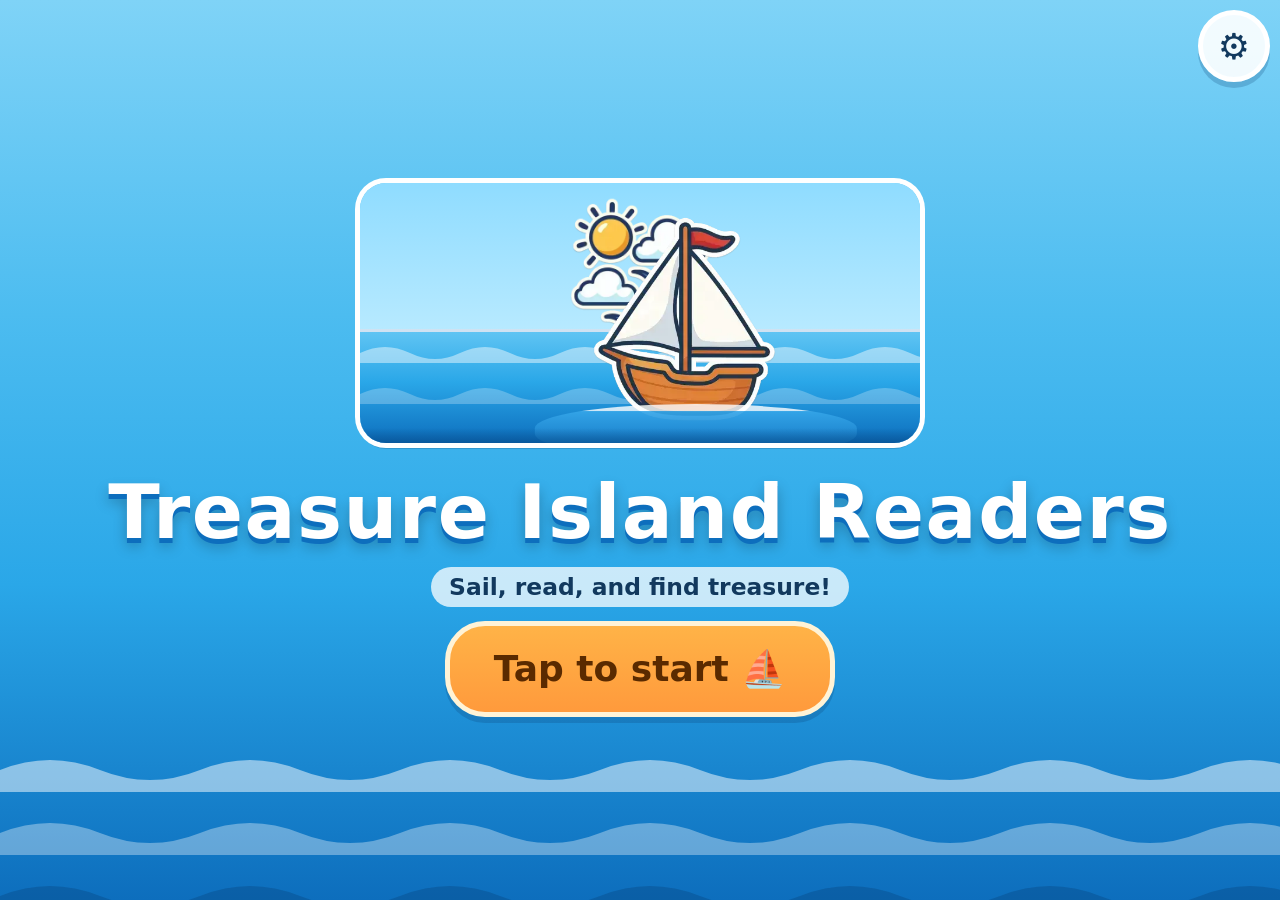
<file: reading-game/index.html>
<!DOCTYPE html>
<html lang="en">
<head>
<meta charset="utf-8">
<meta name="viewport" content="width=device-width, initial-scale=1, maximum-scale=1, user-scalable=no, viewport-fit=cover">
<meta name="apple-mobile-web-app-capable" content="yes">
<meta name="theme-color" content="#2aa7e8">
<title>Treasure Island Readers</title>
<link rel="icon" href="data:,">
<link rel="stylesheet" href="css/style.css">
</head>
<body>
<div id="app"></div>
<noscript>This game needs JavaScript.</noscript>
<script src="js/content.js"></script>
<script src="img/manifest.js" onerror="void 0"></script>
<script src="js/core.js"></script>
<script src="js/art.js"></script>
<script src="js/games/letter-pop.js"></script>
<script src="js/games/sound-hunt.js"></script>
<script src="js/games/letter-trace.js"></script>
<script src="js/games/rhyme-boat.js"></script>
<script src="js/games/word-builder.js"></script>
<script src="js/games/blend-cannon.js"></script>
<script src="js/games/syllable-saw.js"></script>
<script src="js/games/sight-fishing.js"></script>
<script src="js/games/sentence-match.js"></script>
<script src="js/games/story-cove.js"></script>
<script src="js/games/reading-quest.js"></script>
<script src="js/games/captains-quiz.js"></script>
<script src="js/app.js"></script>
</body>
</html>
</file>
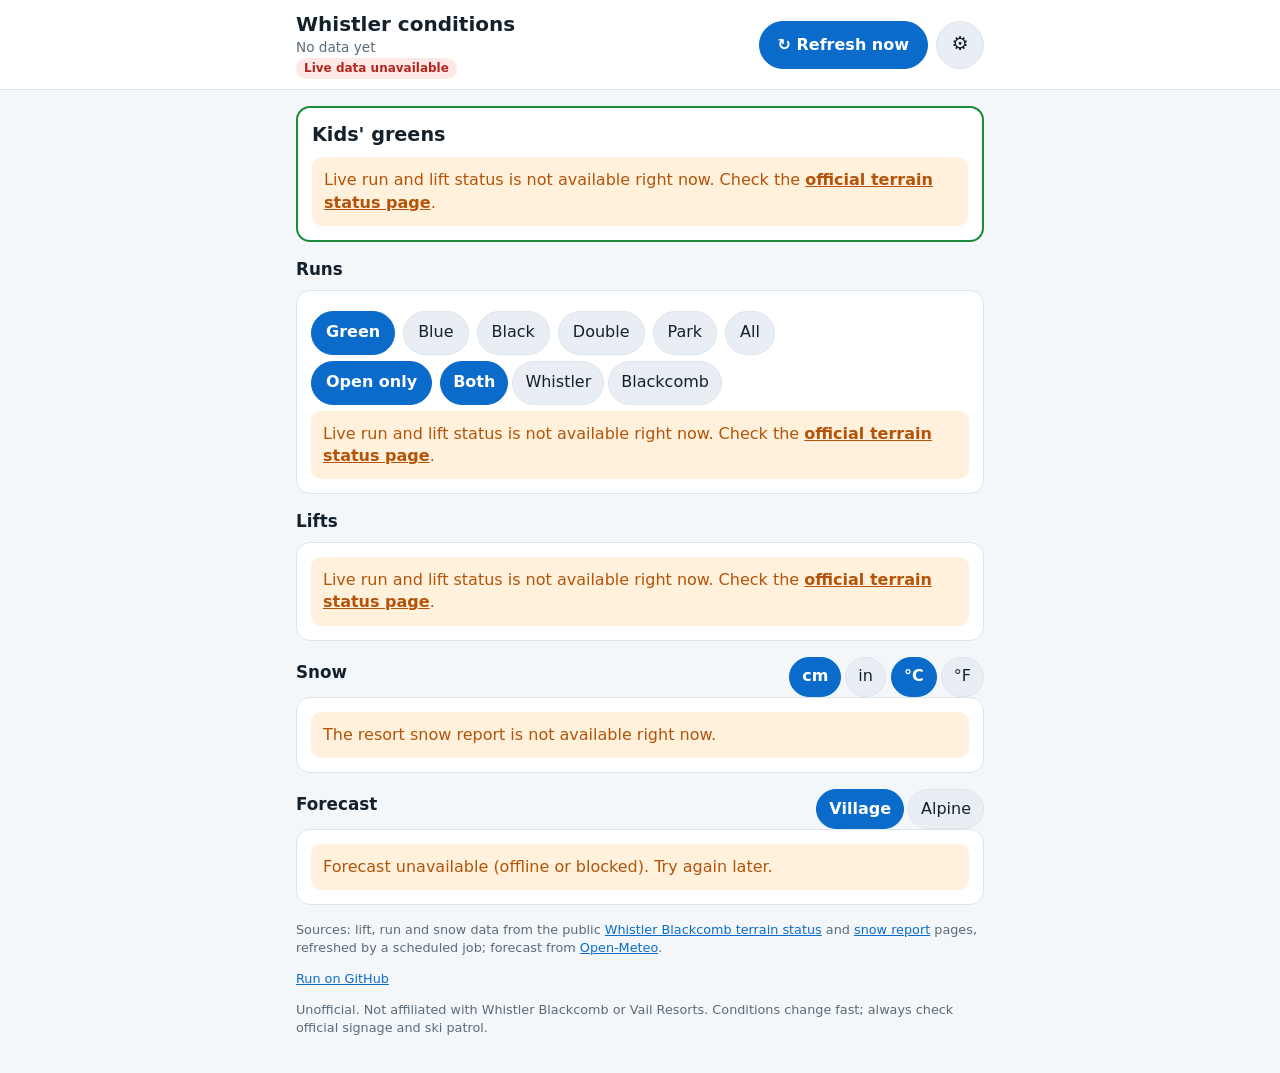
<file: whistler/index.html>
<!doctype html>
<html lang="en">
<head>
<meta charset="utf-8">
<meta name="viewport" content="width=device-width, initial-scale=1, viewport-fit=cover">
<meta name="color-scheme" content="light dark">
<title>Whistler conditions</title>
<style>
:root{
  --bg:#f4f7fa;--card:#fff;--ink:#14212b;--mute:#5a6b78;--line:#dde5ec;
  --accent:#0b6bcb;--accent-ink:#fff;--green:#1b8a3a;--green-bg:#e3f5e8;
  --blue:#1565c0;--black:#222;--warn:#b45309;--warn-bg:#fff1dc;--bad:#b3261e;--bad-bg:#fde8e6;
  --chip:#e8eef4;
}
@media (prefers-color-scheme:dark){
  :root{--bg:#0e151b;--card:#18222b;--ink:#e8eef3;--mute:#9aabb8;--line:#2a3743;
  --accent:#5aa9f5;--accent-ink:#06121d;--green:#58d27a;--green-bg:#17301f;
  --blue:#6fb0f7;--black:#ddd;--warn:#f4b45f;--warn-bg:#3a2a12;--bad:#ff8a80;--bad-bg:#3b1a18;--chip:#243240;}
}
*{box-sizing:border-box}
html{-webkit-text-size-adjust:100%}
body{margin:0;background:var(--bg);color:var(--ink);font:16px/1.4 system-ui,-apple-system,"Segoe UI",Roboto,sans-serif;overflow-x:hidden}
main,header .in,footer{max-width:720px;margin:0 auto;padding-left:16px;padding-right:16px}
header{background:var(--card);border-bottom:1px solid var(--line);padding:calc(10px + env(safe-area-inset-top)) 0 10px}
header .in{display:flex;justify-content:space-between;align-items:center;gap:8px;flex-wrap:wrap}
h1{font-size:1.25rem;margin:0}
.upd{color:var(--mute);font-size:.85rem}
.badge{display:inline-block;font-size:.75rem;font-weight:600;padding:2px 8px;border-radius:99px;background:var(--chip);color:var(--mute);vertical-align:middle}
.badge.stale{background:var(--warn-bg);color:var(--warn)}
.badge.bad{background:var(--bad-bg);color:var(--bad)}
.upd.old{color:var(--warn);font-weight:600}
.acts{display:flex;align-items:center;gap:8px}
.rbtn,.gbtn,.btn{font:inherit;min-height:48px;border-radius:99px;border:1px solid var(--line);background:var(--chip);color:var(--ink);cursor:pointer;display:inline-flex;align-items:center;justify-content:center;gap:6px}
.rbtn{padding:0 18px;background:var(--accent);color:var(--accent-ink);border-color:var(--accent);font-weight:600}
.rbtn[disabled]{opacity:.6;cursor:default}
.gbtn{width:48px;padding:0;font-size:1.2rem}
.rstate{display:flex;align-items:center;gap:8px;flex-wrap:wrap;font-size:.9rem;color:var(--mute);margin-top:8px}
.rstate:empty{display:none}
.rstate.err{color:var(--bad)}
.rstate.ok{color:var(--green)}
.rstate .btn{min-height:44px;padding:0 14px;font-size:.9rem}
.spin{width:16px;height:16px;border-radius:50%;border:2.5px solid var(--line);border-top-color:var(--accent);animation:sp .8s linear infinite;flex:none}
@keyframes sp{to{transform:rotate(360deg)}}
@media (prefers-reduced-motion:reduce){.spin{animation-duration:2.4s}}
.ovl{position:fixed;inset:0;background:rgba(0,0,0,.5);display:none;align-items:flex-end;justify-content:center;z-index:10}
.ovl.on{display:flex}
.sheet{background:var(--card);color:var(--ink);width:100%;max-width:520px;border-radius:18px 18px 0 0;padding:18px 16px calc(18px + env(safe-area-inset-bottom));max-height:90vh;overflow-y:auto}
.sheet h2{font-size:1.15rem}
.sheet ol{padding-left:20px;margin:8px 0}
.sheet li{margin:4px 0}
.sheet a{color:var(--accent)}
.sheet input{width:100%;font:inherit;min-height:48px;padding:0 12px;border-radius:10px;border:1px solid var(--line);background:var(--bg);color:var(--ink);margin:8px 0}
.sheet .btns{display:flex;gap:8px;flex-wrap:wrap;margin-top:4px}
.sheet .btn.pri{background:var(--accent);color:var(--accent-ink);border-color:var(--accent);font-weight:600}
.sheet .btn{padding:0 18px}
.sheet .fine{font-size:.8rem;color:var(--mute);margin:10px 0 0}
.sheet .note{font-size:.85rem;margin:6px 0 0;min-height:1.2em;color:var(--mute)}
.badge.groom{background:var(--green-bg);color:var(--green)}
section{margin:16px 0}
h2{font-size:1.05rem;margin:0 0 8px}
.card{background:var(--card);border:1px solid var(--line);border-radius:14px;padding:14px}
.hero{border-color:var(--green);border-width:2px}
.hero h2{font-size:1.2rem}
.counts{display:flex;gap:10px;margin:6px 0 12px}
.count{flex:1;background:var(--green-bg);border-radius:12px;padding:10px;text-align:center}
.count b{display:block;font-size:2rem;line-height:1.1;color:var(--green)}
.count span{font-size:.8rem;color:var(--mute)}
.mt{font-weight:700;margin:12px 0 2px}
.area{font-size:.8rem;color:var(--mute);text-transform:uppercase;letter-spacing:.04em;margin:8px 0 2px}
ul.list{list-style:none;margin:0;padding:0}
ul.list li{display:flex;justify-content:space-between;align-items:center;gap:8px;padding:9px 0;border-top:1px solid var(--line);min-height:44px}
ul.list li:first-child{border-top:0}
.dot{display:inline-block;width:10px;height:10px;border-radius:50%;margin-right:8px;background:var(--mute);flex:none}
.dot.green{background:var(--green)}.dot.blue{background:var(--blue)}.dot.black{background:var(--black)}
.dot.double{background:var(--black);box-shadow:0 0 0 2px var(--bad)}.dot.park{background:var(--warn)}
.dot.open{background:var(--green)}.dot.closed{background:var(--bad)}
.nm{display:flex;align-items:center;min-width:0}
.nm span.t{overflow-wrap:anywhere}
.st{font-size:.8rem;color:var(--mute);white-space:nowrap}
.row{display:flex;gap:8px;flex-wrap:wrap;margin:6px 0}
button.chip,.seg button{font:inherit;min-height:44px;padding:0 14px;border-radius:99px;border:1px solid var(--line);background:var(--chip);color:var(--ink);cursor:pointer}
button.chip[aria-pressed=true],.seg button[aria-pressed=true]{background:var(--accent);color:var(--accent-ink);border-color:var(--accent);font-weight:600}
.seg{display:inline-flex;gap:4px}
.seg button{padding:0 12px;min-height:40px}
.lab{font-size:.8rem;color:var(--mute);margin-top:8px}
.msg{padding:12px;border-radius:10px;background:var(--warn-bg);color:var(--warn)}
.msg a{color:inherit;font-weight:600}
.msg.bad{background:var(--bad-bg);color:var(--bad)}
.grid{display:grid;grid-template-columns:repeat(2,1fr);gap:8px}
.grid .c{background:var(--chip);border-radius:10px;padding:10px}
.grid .c b{font-size:1.3rem;display:block}.grid .c span{font-size:.8rem;color:var(--mute)}
.grid .c.wide{grid-column:1/-1}
.fc{display:grid;grid-template-columns:auto 1fr auto;gap:2px 10px;align-items:center;padding:9px 0;border-top:1px solid var(--line)}
.fc:first-of-type{border-top:0}
.fc .ic{font-size:1.5rem;grid-row:span 2}
.fc .d{font-weight:600}.fc .s{font-size:.8rem;color:var(--mute)}
.fc .sn{text-align:right;font-weight:600}
.fc .tt{text-align:right;font-size:.85rem}
.head2{display:flex;justify-content:space-between;align-items:center;gap:8px;flex-wrap:wrap}
footer{color:var(--mute);font-size:.8rem;padding-bottom:calc(24px + env(safe-area-inset-bottom))}
footer a{color:var(--accent)}
.sk{color:var(--mute)}
</style>
</head>
<body>
<header><div class="in">
  <div><h1>Whistler conditions</h1><div class="upd" id="upd">Loading...</div><div id="stale"></div></div>
  <div class="acts"><button type="button" class="rbtn" id="refresh">&#8635; Refresh now</button>
  <button type="button" class="gbtn" id="gear" aria-label="Refresh setup" title="Refresh setup">&#9881;</button></div>
</div>
<div class="in"><div class="rstate" id="rstate" role="status" aria-live="polite"></div></div></header>
<main>
  <section class="card hero" aria-labelledby="hh"><h2 id="hh">Kids' greens</h2><div id="hero">Loading...</div></section>

  <section aria-labelledby="rh"><h2 id="rh">Runs</h2><div class="card">
    <div class="row" id="diffChips" role="group" aria-label="Difficulty"></div>
    <div class="row">
      <button class="chip" id="openOnly" aria-pressed="true">Open only</button>
      <span class="seg" id="mtn" role="group" aria-label="Mountain"></span>
    </div>
    <div id="runs"></div>
  </div></section>

  <section aria-labelledby="lh"><h2 id="lh">Lifts</h2><div class="card" id="lifts"></div></section>

  <section aria-labelledby="sh"><div class="head2"><h2 id="sh">Snow</h2>
    <span><span class="seg" id="uLen"></span> <span class="seg" id="uTemp"></span></span></div>
    <div class="card" id="snow"></div></section>

  <section aria-labelledby="fh"><div class="head2"><h2 id="fh">Forecast</h2><span class="seg" id="fpt"></span></div>
    <div class="card" id="fc">Loading forecast...</div></section>
</main>
<div class="ovl" id="ovl"><div class="sheet" role="dialog" aria-modal="true" aria-labelledby="sth">
  <h2 id="sth">Refresh setup</h2>
  <p>To refresh on demand, save a GitHub token that can run the update job.</p>
  <ol>
    <li><a href="https://github.com/settings/personal-access-tokens/new" target="_blank" rel="noopener">Create a fine-grained token</a></li>
    <li>Resource owner: afwright</li>
    <li>Repository access: Only select repositories, then anwtest</li>
    <li>Permissions: Repository, Actions, Read and write</li>
    <li>Expiration: 30 days</li>
    <li>Paste it below and tap Save</li>
  </ol>
  <label for="tok" class="lab">GitHub token</label>
  <input type="password" id="tok" autocomplete="off" autocapitalize="off" autocorrect="off" spellcheck="false" placeholder="github_pat_...">
  <div class="btns"><button type="button" class="btn pri" id="tokSave">Save</button>
  <button type="button" class="btn" id="tokDel">Remove</button>
  <button type="button" class="btn" id="tokClose">Close</button></div>
  <div class="note" id="tokNote" role="status"></div>
  <p class="fine">The token stays only in this browser, is never sent anywhere except api.github.com, and can only run workflows in this one test repo.</p>
</div></div>
<footer>
  <p>Sources: lift, run and snow data from the public
  <a href="https://www.whistlerblackcomb.com/the-mountain/mountain-conditions/terrain-and-lift-status.aspx">Whistler Blackcomb terrain status</a> and
  <a href="https://www.whistlerblackcomb.com/the-mountain/mountain-conditions/snow-and-weather-report.aspx">snow report</a> pages, refreshed by a scheduled job;
  forecast from <a href="https://open-meteo.com/">Open-Meteo</a>.</p>
  <p><a href="https://github.com/afwright/anwtest/actions/workflows/whistler.yml" target="_blank" rel="noopener">Run on GitHub</a></p>
  <p>Unofficial. Not affiliated with Whistler Blackcomb or Vail Resorts. Conditions change fast; always check official signage and ski patrol.</p>
</footer>
<script>
(function(){
"use strict";
var TERRAIN_URL="https://www.whistlerblackcomb.com/the-mountain/mountain-conditions/terrain-and-lift-status.aspx";
var DIFFS=[["green","Green"],["blue","Blue"],["black","Black"],["double","Double"],["park","Park"],["all","All"]];
var MTNS=[["both","Both"],["Whistler","Whistler"],["Blackcomb","Blackcomb"]];
var S={diff:"green",openOnly:true,mtn:"both",len:"cm",temp:"C",fpt:"village"};
var data=null,fcData=null,fcErr=null;

function lsGet(k){try{return localStorage.getItem(k)}catch(e){return null}}
function lsSet(k,v){try{localStorage.setItem(k,v)}catch(e){}}
(function load(){
  var raw=lsGet("wh.prefs");
  if(!raw)return;
  try{var o=JSON.parse(raw);for(var k in S){if(o&&o[k]!==undefined&&typeof o[k]===typeof S[k])S[k]=o[k]}}catch(e){}
})();
function save(){lsSet("wh.prefs",JSON.stringify(S))}

function $(id){return document.getElementById(id)}
function esc(s){return String(s==null?"":s).replace(/[&<>"']/g,function(c){return{"&":"&amp;","<":"&lt;",">":"&gt;",'"':"&quot;","'":"&#39;"}[c]})}
function fmtLen(cm){if(cm==null||isNaN(cm))return "–";return S.len==="cm"?Math.round(cm)+" cm":(Math.round(cm/2.54*10)/10)+" in"}
function fmtSnow(cm){if(cm==null||isNaN(cm))return "–";return S.len==="cm"?(Math.round(cm*10)/10)+" cm":(Math.round(cm/2.54*10)/10)+" in"}
function fmtT(c){if(c==null||isNaN(c))return "–";return S.temp==="C"?Math.round(c)+"°C":Math.round(c*9/5+32)+"°F"}
function fmtAlt(m){if(m==null||isNaN(m))return "–";return S.len==="cm"?Math.round(m/10)*10+" m":Math.round(m*3.281/50)*50+" ft"}

function seg(el,opts,cur,on){
  el.innerHTML=opts.map(function(o){return '<button type="button" data-v="'+esc(o[0])+'" aria-pressed="'+(cur===o[0])+'">'+esc(o[1])+'</button>'}).join("");
  el.onclick=function(e){var b=e.target.closest("button");if(b)on(b.getAttribute("data-v"))};
}
function chips(el,opts,cur,on){
  el.innerHTML=opts.map(function(o){return '<button type="button" class="chip" data-v="'+esc(o[0])+'" aria-pressed="'+(cur===o[0])+'">'+esc(o[1])+'</button>'}).join("");
  el.onclick=function(e){var b=e.target.closest("button");if(b)on(b.getAttribute("data-v"))};
}

function group(items){ // mountain -> area -> [runs]
  var g={};
  items.forEach(function(r){var m=r.mountain||"Unknown",a=r.area||"";((g[m]=g[m]||{})[a]=g[m][a]||[]).push(r)});
  return g;
}
function runLi(r,showDiff){
  return '<li><span class="nm"><span class="dot '+esc(showDiff?r.difficulty:"green")+'"></span><span class="t">'+esc(r.name)+'</span></span>'+
    '<span class="st">'+(r.groomed?'<span class="badge groom">Groomed</span> ':'')+(r.open?'':'Closed')+'</span></li>';
}
function groupedHtml(items,showDiff){
  var g=group(items),h="";
  Object.keys(g).sort().forEach(function(m){
    h+='<div class="mt">'+esc(m)+'</div>';
    Object.keys(g[m]).sort().forEach(function(a){
      if(a)h+='<div class="area">'+esc(a)+'</div>';
      h+='<ul class="list">'+g[m][a].sort(function(x,y){return x.name.localeCompare(y.name)}).map(function(r){return runLi(r,showDiff)}).join("")+'</ul>';
    });
  });
  return h;
}
function noTerrain(){
  return '<div class="msg">Live run and lift status is not available right now. Check the <a href="'+TERRAIN_URL+'" target="_blank" rel="noopener">official terrain status page</a>.</div>';
}

function fmtAgo(ms){
  var m=Math.floor(ms/60000);
  if(m<1)return "just now";
  if(m<60)return m+"m ago";
  var h=Math.floor(m/60);m=m%60;
  if(h<24)return h+"h "+m+"m ago";
  return Math.floor(h/24)+"d "+(h%24)+"h ago";
}
function renderHeader(){
  var d=data&&data.updated?new Date(data.updated):null,ok=d&&!isNaN(d)&&d.getFullYear()>2000,u=$("upd");
  if(ok){
    var age=Math.max(0,Date.now()-d.getTime());
    u.textContent="Updated "+fmtAgo(age);
    u.title=new Intl.DateTimeFormat("en-CA",{timeZone:"America/Vancouver",weekday:"short",hour:"numeric",minute:"2-digit",month:"short",day:"numeric"}).format(d)+" (Vancouver)";
    u.className="upd"+(age>=2*3600*1000?" old":"");
  }else{u.textContent=data?"No data yet":"Loading...";u.title="";u.className="upd"}
  $("stale").innerHTML=data&&data.terrain_ok===false?'<span class="badge bad">Live data unavailable</span>':"";
}
function renderHero(){
  var el=$("hero");
  if(!data){el.innerHTML='<div class="msg bad">Could not load conditions.</div>';return}
  if(!data.terrain_ok||!data.runs.length){el.innerHTML=noTerrain();return}
  var greens=data.runs.filter(function(r){return r.difficulty==="green"});
  var open=greens.filter(function(r){return r.open});
  var ms=["Whistler","Blackcomb"].filter(function(m){return greens.some(function(r){return r.mountain===m})});
  if(!ms.length)ms=Object.keys(group(greens)).sort();
  var h='<div class="counts">'+ms.map(function(m){
    var t=greens.filter(function(r){return r.mountain===m}),o=t.filter(function(r){return r.open});
    return '<div class="count"><b>'+o.length+'</b><span>'+esc(m)+' greens open<br>of '+t.length+'</span></div>'}).join("")+'</div>';
  h+=open.length?groupedHtml(open,false):'<p class="sk">No green runs are reported open right now.</p>';
  el.innerHTML=h;
}
function renderRuns(){
  chips($("diffChips"),DIFFS,S.diff,function(v){S.diff=v;save();renderRuns()});
  $("openOnly").setAttribute("aria-pressed",String(S.openOnly));
  seg($("mtn"),MTNS,S.mtn,function(v){S.mtn=v;save();renderRuns()});
  var el=$("runs");
  if(!data||!data.terrain_ok||!data.runs.length){el.innerHTML=noTerrain();return}
  var items=data.runs.filter(function(r){
    return (S.diff==="all"||r.difficulty===S.diff)&&(!S.openOnly||r.open)&&(S.mtn==="both"||r.mountain===S.mtn)});
  el.innerHTML=items.length?groupedHtml(items,S.diff==="all"):'<p class="sk">No runs match these filters.</p>';
}
function renderLifts(){
  var el=$("lifts");
  if(!data||!data.terrain_ok||!data.lifts.length){el.innerHTML=noTerrain();return}
  var g={};data.lifts.forEach(function(l){(g[l.mountain||"Unknown"]=g[l.mountain||"Unknown"]||[]).push(l)});
  el.innerHTML=Object.keys(g).sort().map(function(m){
    var o=g[m].filter(function(l){return l.open}).length;
    return '<div class="mt">'+esc(m)+' <span class="badge">'+o+'/'+g[m].length+' open</span></div><ul class="list">'+
      g[m].map(function(l){return '<li><span class="nm"><span class="dot '+(l.open?'open':'closed')+'"></span><span class="t">'+esc(l.name)+'</span></span><span class="st">'+esc(l.open?"Open":(l.status&&l.status!=="false"&&l.status!=="0"?l.status:"Closed"))+'</span></li>'}).join("")+'</ul>';
  }).join("");
}
function renderSnow(){
  seg($("uLen"),[["cm","cm"],["in","in"]],S.len,function(v){S.len=v;save();renderAll()});
  seg($("uTemp"),[["C","°C"],["F","°F"]],S.temp,function(v){S.temp=v;save();renderAll()});
  var el=$("snow"),sn=data&&data.snow;
  if(data&&data.snow_ok&&sn){
    var cells=[["Base depth",sn.base_cm,1],["Overnight",sn.overnight_cm],["24 h",sn.h24_cm],["48 h",sn.h48_cm],["7 days",sn.d7_cm],["Season",sn.season_cm]];
    el.innerHTML='<div class="grid">'+cells.map(function(c){return '<div class="c'+(c[2]?' wide':'')+'"><b>'+(c[2]?fmtLen(c[1]):fmtSnow(c[1]))+'</b><span>'+c[0]+'</span></div>'}).join("")+'</div>'+
      (sn.report_time?'<div class="lab">Resort report: '+esc(sn.report_time)+'</div>':'');
    return;
  }
  var est=fcData&&fcData.alpine&&fcData.alpine.depthCm;
  el.innerHTML='<div class="msg">The resort snow report is not available right now.</div>'+
    (est!=null?'<div class="grid" style="margin-top:8px"><div class="c wide"><b>'+fmtLen(est)+'</b><span>Alpine snow depth, model estimate (Open-Meteo)</span></div></div>':'');
}

var WX={0:["☀️","Clear"],1:["🌤️","Mostly clear"],2:["⛅","Partly cloudy"],3:["☁️","Overcast"],45:["🌫️","Fog"],48:["🌫️","Rime fog"],
51:["🌦️","Light drizzle"],53:["🌦️","Drizzle"],55:["🌧️","Heavy drizzle"],56:["🌧️","Freezing drizzle"],57:["🌧️","Freezing drizzle"],
61:["🌧️","Light rain"],63:["🌧️","Rain"],65:["🌧️","Heavy rain"],66:["🌧️","Freezing rain"],67:["🌧️","Freezing rain"],
71:["🌨️","Light snow"],73:["🌨️","Snow"],75:["❄️","Heavy snow"],77:["🌨️","Snow grains"],80:["🌦️","Showers"],81:["🌧️","Showers"],82:["⛈️","Violent showers"],
85:["🌨️","Snow showers"],86:["❄️","Heavy snow showers"],95:["⛈️","Thunderstorm"],96:["⛈️","Thunderstorm, hail"],99:["⛈️","Thunderstorm, hail"]};
function wx(c){return WX[c]||["❔","Code "+c]}
var DAYF=new Intl.DateTimeFormat("en-CA",{timeZone:"America/Vancouver",weekday:"short",month:"short",day:"numeric"});

function fetchPoint(lat,lon,elev,alpine){
  var u="https://api.open-meteo.com/v1/forecast?latitude="+lat+"&longitude="+lon+(elev?"&elevation="+elev:"")+
    "&daily=weather_code,temperature_2m_max,temperature_2m_min,snowfall_sum,wind_speed_10m_max"+
    "&hourly=freezing_level_height"+(alpine?",snow_depth":"")+"&forecast_days=7&timezone=America%2FVancouver&wind_speed_unit=kmh";
  return fetch(u).then(function(r){if(!r.ok)throw new Error("HTTP "+r.status);return r.json()}).then(function(j){
    var minFz=[],i,d=j.daily.time;
    for(i=0;i<d.length;i++){
      var vals=[];
      (j.hourly.time||[]).forEach(function(t,k){if(t.slice(0,10)===d[i]&&j.hourly.freezing_level_height[k]!=null)vals.push(j.hourly.freezing_level_height[k])});
      minFz.push(vals.length?Math.min.apply(null,vals):null);
    }
    var depth=null;
    if(alpine&&j.hourly.snow_depth){
      var nowIso=new Date().toISOString().slice(0,13),k0=0;
      for(var k=0;k<j.hourly.time.length;k++){if(j.hourly.snow_depth[k]!=null){depth=j.hourly.snow_depth[k]*100;if(j.hourly.time[k]>=nowIso)break}}
    }
    return{daily:j.daily,minFz:minFz,depthCm:depth};
  });
}
function loadForecast(){
  Promise.all([fetchPoint(50.1163,-122.9574,null,false),fetchPoint(50.0593,-122.9467,1850,true)]).then(function(r){
    fcData={village:r[0],alpine:r[1]};fcErr=null;renderFc();renderSnow();
  }).catch(function(e){fcErr=e;renderFc()});
}
function renderFc(){
  seg($("fpt"),[["village","Village"],["alpine","Alpine"]],S.fpt,function(v){S.fpt=v;save();renderFc()});
  var el=$("fc");
  if(!fcData){el.innerHTML=fcErr?'<div class="msg">Forecast unavailable (offline or blocked). Try again later.</div>':"Loading forecast...";return}
  var p=fcData[S.fpt],d=p.daily;
  el.innerHTML=d.time.map(function(t,i){
    var w=wx(d.weather_code[i]),dt=new Date(t+"T12:00:00-08:00");
    return '<div class="fc"><div class="ic" title="'+esc(w[1])+'">'+w[0]+'</div><div class="d">'+esc(DAYF.format(dt))+' <span class="s">'+esc(w[1])+'</span></div>'+
      '<div class="sn">'+fmtSnow(d.snowfall_sum[i])+'</div>'+
      '<div class="s">Wind '+Math.round(d.wind_speed_10m_max[i])+' km/h · Freezing '+fmtAlt(p.minFz[i])+'</div>'+
      '<div class="tt">'+fmtT(d.temperature_2m_max[i])+' / '+fmtT(d.temperature_2m_min[i])+'</div></div>';
  }).join("")+(S.fpt==="alpine"&&p.depthCm!=null?'<div class="lab">Snow depth '+fmtLen(p.depthCm)+' (model estimate, Open-Meteo)</div>':'')+
  '<div class="lab">'+(S.fpt==="alpine"?'Alpine point, 1850 m':'Village point')+'. Snowfall is the daily total.</div>';
}

function renderAll(){renderHeader();renderHero();renderRuns();renderLifts();renderSnow();renderFc()}

$("openOnly").onclick=function(){S.openOnly=!S.openOnly;save();renderRuns()};

function loadData(){
  fetch("data.json?t="+Date.now(),{cache:"no-store"}).then(function(r){if(!r.ok)throw new Error("HTTP "+r.status);return r.json()}).then(function(j){
    j.runs=j.runs||[];j.lifts=j.lifts||[];data=j;renderAll();
  }).catch(function(){if(!data){data=null;renderAll();$("upd").textContent="Could not load data"}});
}

var TK="wb_gh_token",API="https://api.github.com/repos/afwright/anwtest/actions/workflows/whistler.yml/dispatches";
var busy=false,hideT=null,pollT=null;
function tkGet(){try{return localStorage.getItem(TK)||""}catch(e){return ""}}
function tkSet(v){try{localStorage.setItem(TK,v);return true}catch(e){return false}}
function tkDel(){try{localStorage.removeItem(TK);return true}catch(e){return false}}
function openSheet(){$("tok").value="";$("tokNote").textContent=tkGet()?"A token is saved in this browser.":"";$("ovl").classList.add("on");$("tok").focus()}
function closeSheet(){$("ovl").classList.remove("on");$("tok").value="";$("gear").focus()}
function setState(kind,html){
  clearTimeout(hideT);var el=$("rstate");el.className="rstate"+(kind?" "+kind:"");el.innerHTML=html;
}
function setupBtn(){return ' <button type="button" class="btn" id="stSetup">Open setup</button>'}
function fail(msg,withSetup){
  setState("err",'<span>'+esc(msg)+'</span>'+(withSetup?setupBtn():""));
  var b=$("stSetup");if(b)b.onclick=openSheet;
  endRun();
}
function endRun(){busy=false;$("refresh").disabled=false;clearTimeout(pollT)}
function pollData(t0,deadline){
  if(Date.now()>deadline){setState("err","<span>Still working. Try reloading in a minute</span>");endRun();return}
  pollT=setTimeout(function(){
    fetch("data.json?t="+Date.now(),{cache:"no-store"}).then(function(r){if(!r.ok)throw new Error("x");return r.json()}).then(function(j){
      var d=Date.parse(j&&j.updated);
      if(!isNaN(d)&&d>t0-60000){
        j.runs=j.runs||[];j.lifts=j.lifts||[];data=j;renderAll();
        setState("ok","<span>Updated just now</span>");endRun();
        hideT=setTimeout(function(){setState("","")},5000);
      }else pollData(t0,deadline);
    }).catch(function(){pollData(t0,deadline)});
  },10000);
}
function refresh(){
  if(busy)return;
  var t=tkGet();
  if(!t){openSheet();return}
  busy=true;$("refresh").disabled=true;
  var t0=Date.now();
  setState("",'<span class="spin" aria-hidden="true"></span><span>Starting refresh…</span>');
  fetch(API,{method:"POST",headers:{"Authorization":"Bearer "+t,"Accept":"application/vnd.github+json","X-GitHub-Api-Version":"2022-11-28"},body:JSON.stringify({ref:"main"})}).then(function(r){
    if(r.status===204){
      setState("",'<span class="spin" aria-hidden="true"></span><span>Refreshing… usually 1–2 min</span>');
      pollData(t0,t0+4*60*1000);
    }else if(r.status===401)fail("Token invalid or expired",true);
    else if(r.status===403||r.status===404)fail("Token can't run workflows on afwright/anwtest (needs Actions: read and write)",true);
    else fail("GitHub returned an unexpected response ("+r.status+"). Try again later.",false);
  }).catch(function(){fail("Couldn't reach GitHub. Check your connection and try again.",false)});
}
$("refresh").onclick=refresh;
$("gear").onclick=openSheet;
$("tokClose").onclick=closeSheet;
$("ovl").onclick=function(e){if(e.target===this)closeSheet()};
document.addEventListener("keydown",function(e){if(e.key==="Escape"&&$("ovl").classList.contains("on"))closeSheet()});
$("tokSave").onclick=function(){
  var v=$("tok").value.trim();
  if(!v){$("tokNote").textContent="Paste a token first.";return}
  if(tkSet(v)){$("tok").value="";$("tokNote").textContent="Saved. Tap Refresh now to use it."}
  else $("tokNote").textContent="Could not save: this browser blocks storage.";
};
$("tokDel").onclick=function(){$("tokNote").textContent=tkDel()?"Token removed.":"Could not remove the token."};
setInterval(renderHeader,60*1000);

renderAll();
loadData();loadForecast();
setInterval(function(){loadData();loadForecast()},10*60*1000);
})();
</script>
</body>
</html>
</file>
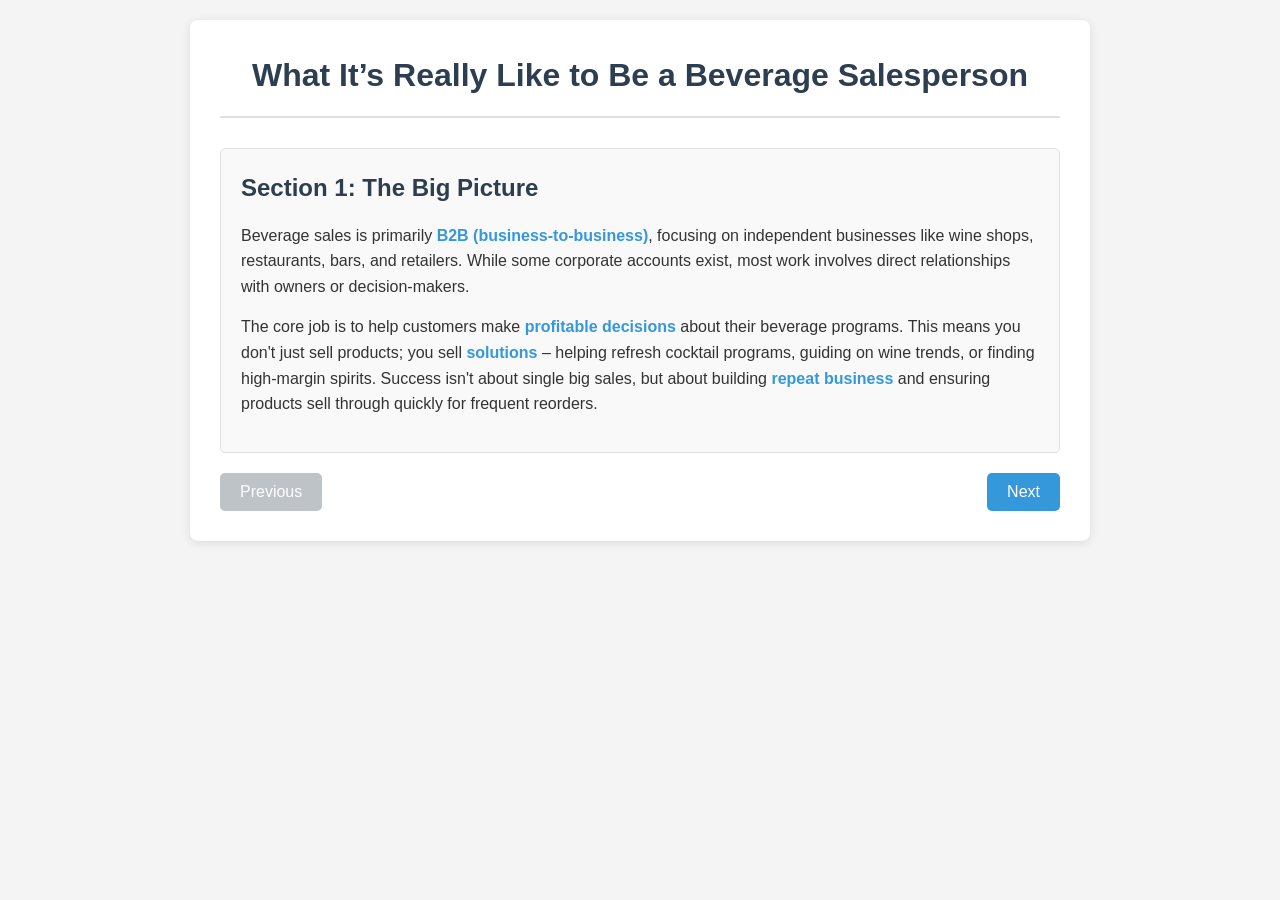
<file: HowToANWTutorialQuiz.html>
<!DOCTYPE html>
<html lang="en">
<head>
    <meta charset="UTF-8">
    <meta name="viewport" content="width=device-width, initial-scale=1.0">
    <title>Beverage Salesperson Tutorial & Quiz</title>
    <style>
        /* Basic Reset */
        * {
            margin: 0;
            padding: 0;
            box-sizing: border-box;
        }

        body {
            font-family: -apple-system, BlinkMacSystemFont, "Segoe UI", Roboto, Helvetica, Arial, sans-serif;
            line-height: 1.6;
            color: #333;
            background-color: #f4f4f4;
            padding: 20px;
        }

        .container {
            max-width: 900px;
            margin: auto;
            background: #fff;
            padding: 30px;
            border-radius: 8px;
            box-shadow: 0 2px 10px rgba(0,0,0,0.1);
        }

        h1, h2, h3 {
            color: #2c3e50;
            margin-bottom: 15px;
        }

        h1 {
            text-align: center;
            margin-bottom: 30px;
            border-bottom: 2px solid #e0e0e0;
            padding-bottom: 15px;
        }

        p {
            margin-bottom: 15px;
        }

        ul {
            margin-bottom: 15px;
            padding-left: 20px;
        }

        li {
            margin-bottom: 8px;
        }

        strong {
            color: #3498db; /* Highlight key terms */
        }

        .tutorial-section {
            display: none; /* Hide all sections initially */
            border: 1px solid #e0e0e0;
            padding: 20px;
            margin-bottom: 20px;
            border-radius: 5px;
            background-color: #f9f9f9;
        }

        .tutorial-section.active {
            display: block; /* Show active section */
        }

        .navigation-buttons {
            display: flex;
            justify-content: space-between;
            margin-top: 20px;
        }

        button {
            padding: 10px 20px;
            background-color: #3498db;
            color: white;
            border: none;
            border-radius: 5px;
            cursor: pointer;
            font-size: 1em;
            transition: background-color 0.3s ease;
        }

        button:hover {
            background-color: #2980b9;
        }

        button:disabled {
            background-color: #bdc3c7;
            cursor: not-allowed;
        }

        #quiz-section {
            display: none; /* Hide quiz initially */
            margin-top: 30px;
            padding-top: 20px;
            border-top: 2px solid #e0e0e0;
        }

        .quiz-question {
            margin-bottom: 20px;
            padding: 15px;
            border: 1px solid #e0e0e0;
            border-radius: 5px;
            background-color: #f9f9f9;
        }

        .quiz-question p {
            font-weight: bold;
            margin-bottom: 10px;
        }

        .quiz-question label {
            display: block;
            margin-bottom: 8px;
            cursor: pointer;
        }

        .quiz-question input[type="radio"] {
            margin-right: 8px;
        }

        #quiz-results {
            margin-top: 20px;
            padding: 15px;
            border: 1px solid #3498db;
            background-color: #eaf5ff;
            border-radius: 5px;
            font-weight: bold;
            text-align: center;
            display: none; /* Hide results initially */
        }

        /* Responsive Design */
        @media (max-width: 600px) {
            .container {
                padding: 20px;
            }

            h1 {
                font-size: 1.8em;
            }

            button {
                padding: 8px 15px;
                font-size: 0.9em;
            }
        }

    </style>
</head>
<body>
    <div class="container">
        <h1>What It’s Really Like to Be a Beverage Salesperson</h1>

        <div id="section-1" class="tutorial-section active">
            <h2>Section 1: The Big Picture</h2>
            <p>Beverage sales is primarily <strong>B2B (business-to-business)</strong>, focusing on independent businesses like wine shops, restaurants, bars, and retailers. While some corporate accounts exist, most work involves direct relationships with owners or decision-makers.</p>
            <p>The core job is to help customers make <strong>profitable decisions</strong> about their beverage programs. This means you don't just sell products; you sell <strong>solutions</strong> – helping refresh cocktail programs, guiding on wine trends, or finding high-margin spirits. Success isn't about single big sales, but about building <strong>repeat business</strong> and ensuring products sell through quickly for frequent reorders.</p>
        </div>

        <div id="section-2" class="tutorial-section">
            <h2>Section 2: Structure, Strategy & Long-Term Thinking</h2>
            <p>This is <strong>route sales</strong> with a defined schedule, but success relies heavily on individual <strong>autonomy, organization, strategy, and consistent execution</strong>.</p>
            <p>A common misconception is that success happens quickly. In reality, this job <strong>rarely provides instant rewards</strong>. Growth is usually gradual and steady. It's a <strong>marathon, not a sprint</strong>. Top salespeople plan months ahead, prioritize long-term account development, and focus on building and maintaining relationships to stay top of mind.</p>
        </div>

        <div id="section-3" class="tutorial-section">
            <h2>Section 3: The Salesperson's Mindset: Spy, Special Ops & Dodging Bullets</h2>
            <p>A great beverage salesperson is described as part <strong>spy, part special operations agent, and part survivor</strong>. It's about reading people, navigating obstacles, and adapting. As one salesperson put it, it involves figuring out how buyers work and influencing them.</p>
            <p>Salespeople constantly dodge "bullets" like:</p>
            <ul>
                <li><strong>Out-of-Stocks:</strong> Product unavailability.</li>
                <li><strong>Competitors:</strong> Better deals or relationships.</li>
                <li><strong>Staff Turnover:</strong> Losing established buyer relationships.</li>
                <li><strong>Supplier Changes:</strong> Brands shifting distributors or pricing.</li>
                <li><strong>Pricing Issues:</strong> Confusion or disagreements over costs.</li>
                <li><strong>Logistical Problems:</strong> Delivery issues, incorrect codes, shorted orders.</li>
            </ul>
            <p>Top reps anticipate these issues and have workarounds ready. Success involves influencing, persuading, and maneuvering – learning buyer psychology, sometimes setting "traps" (like intentionally leaving an item off an order to create conversation), managing up by teaching buyers how to order effectively, knowing when to push, and controlling the narrative.</p>
        </div>

        <div id="section-4" class="tutorial-section">
            <h2>Section 4: Selling On-Premise (Bars & Restaurants)</h2>
            <p>Compared to retail, selling to bars and restaurants (on-premise) is more <strong>relationship-driven, inconsistent, and full of curveballs</strong>.</p>
            <p>A major challenge is that many bar managers/buyers are unqualified – they don't know how to order, track inventory, or understand discounting. Turnover is high, often just a few months, requiring constant relationship rebuilding. Often, the salesperson knows more than the buyer and must coach them.</p>
            <p>Getting in the door can be tough as many accounts actively avoid new reps due to loyalty, assumption the rep won't last, or being overworked. Tactics to break through include setting "traps", ambushing in person before opening, asking strategic questions about unavailable products, or selling scarcity. It's about forcing opportunities, not waiting for them.</p>
            <p>Afternoons often focus on these accounts. Success hinges on building trust, understanding their program, and offering tailored solutions. While orders might be smaller than retail, placements offer high visibility and prestige, leading to word-of-mouth growth.</p>
        </div>

        <div id="section-5" class="tutorial-section">
            <h2>Section 5: Selling Retail (Shops & Stores)</h2>
            <p>The day often starts early focusing on retail accounts (wine shops, liquor stores, etc.). Visits are typically in-person during morning hours.</p>
            <p><strong>Preparation</strong> involves reviewing sales history, checking inventory gaps, prepping pitches, and gathering materials. Walking in requires a plan.</p>
            <p>The first step inside is to <strong>observe</strong>: check shelves for empty spots, overstocks, and selection gaps. Good salespeople solve problems, like suggesting backup options or filling category gaps. CRM systems can help with gap analysis.</p>
            <p>The <strong>sales pitch</strong> involves identifying a need, recommending a solution, upselling, and creating urgency (FOMO). Examples include suggesting alternatives for low stock, higher-margin options for fast sellers, or limited-time offers. Persistence is key, as many buyers say "ask me next time" instead of "no".</p>
        </div>

        <div id="section-6" class="tutorial-section">
            <h2>Section 6: Selling in Grocery Stores</h2>
            <p>Grocery stores, while retail, require a different approach due to multiple decision-makers and store hierarchies. Success involves relationships with various staff members.</p>
            <p>Key staff include:</p>
            <ul>
                <li><strong>Store Director:</strong> Ultimate authority, can help secure displays/placements.</li>
                <li><strong>Grocery Manager:</strong> Oversees the section, ensures stocking/organization.</li>
                <li><strong>Receiver:</strong> Handles shipments, a key ally for smooth intake and stocking.</li>
                <li><strong>Wine Steward/Buyer:</strong> Directly responsible for ordering, often influenced by store/corporate policy.</li>
            </ul>
            <p>Relationships with staff in complementary departments (Deli, Fish, Meat, Sushi) can also lead to secondary placements.</p>
            <p>The approach:</p>
            <ol>
                <li><strong>Walk the Store First:</strong> Identify gaps and opportunities.</li>
                <li><strong>Connect Personally:</strong> Build rapport before pitching.</li>
                <li><strong>Tiered Placements:</strong> Pitch high-visibility displays first, then cold box, cellar, and finally shelf placements.</li>
                <li><strong>Check with the Receiver:</strong> Always connect with the receiver before leaving to ensure smooth logistics.</li>
            </ol>
        </div>

         <div id="section-7" class="tutorial-section">
            <h2>Section 7: Order Entry, Upselling & Traits</h2>
            <p>Order entry is another sales opportunity. It's a chance to increase volume and maximize the order by leveraging quantity discounts, recommending backup stock, and making reordering seamless.</p>
             <h3>Traits of a Successful Salesperson:</h3>
             <ul>
                 <li><strong>Persistence:</strong> Hearing "no" often requires resilience.</li>
                 <li><strong>Market Knowledge:</strong> Understanding trends, pricing, competition.</li>
                 <li><strong>People Skills:</strong> Navigating different personalities.</li>
                 <li><strong>Long-Term Vision:</strong> Planning for steady growth.</li>
             </ul>
            <p>The job is challenging, rewarding, and requires strategy, competition, and persuasion.</p>
        </div>

        <div id="section-8" class="tutorial-section">
            <h2>Section 8: Scaling Up & Career Evolution</h2>
            <p>Technology like <strong>e-commerce platforms and AI</strong> is reshaping the industry. Salespeople can now manage many more accounts (e.g., 130-150 vs. 30-50) because routine tasks can be automated. This frees them up for higher-value activities like consultative selling, prospecting major clients, and developing strategic accounts.</p>
            <p><strong>Peer support</strong> is crucial to avoid burnout and negativity in this challenging job. Connecting with positive, growth-oriented peers and mentors is better than aligning with negative groups.</p>
            <p>A critical danger is <strong>overconfidence</strong> when hitting a stride. Believing you know everything leads to complacency and stagnation. Smart salespeople seek feedback and guidance even when successful.</p>
            <p>Growth isn't just adding more accounts; it's about <strong>depth over breadth</strong> – optimizing high-value accounts and strengthening placements within them, especially after hitting 30-35+ active accounts.</p>
            <p>The next step often involves targeting <strong>large institutional accounts</strong> (hotels, chains, venues) which have longer sales cycles and complex processes but offer huge volume.</p>
            <p>The ultimate evolution is focusing on <strong>fewer, high-quality, high-impact relationships</strong> and complex sales, recognizing when to ask for help and adapt. Success requires resilience, adaptability, strategic thinking, and self-awareness.</p>
        </div>

        <div class="navigation-buttons">
            <button id="prev-btn" onclick="navigate(-1)" disabled>Previous</button>
            <button id="next-btn" onclick="navigate(1)">Next</button>
            <button id="quiz-btn" onclick="showQuiz()" style="display: none;">Take the Quiz</button>
        </div>

        <div id="quiz-section">
            <h2>Quiz: Test Your Knowledge</h2>
            <form id="quiz-form">
                <div class="quiz-question">
                    <p>1. What is the primary focus of beverage sales described in the text?</p>
                    <label><input type="radio" name="q1" value="a"> Selling directly to consumers (DTC)</label>
                    <label><input type="radio" name="q1" value="b"> Business-to-business (B2B) sales focused on solutions</label>
                    <label><input type="radio" name="q1" value="c"> Marketing and brand awareness events</label>
                    <label><input type="radio" name="q1" value="d"> Logistics and delivery coordination</label>
                </div>

                <div class="quiz-question">
                    <p>2. According to the text, success in beverage sales typically involves:</p>
                    <label><input type="radio" name="q2" value="a"> Quick, large, one-time deals</label>
                    <label><input type="radio" name="q2" value="b"> Focusing only on the most popular brands</label>
                    <label><input type="radio" name="q2" value="c"> Building repeat business and ensuring quick sell-through</label>
                    <label><input type="radio" name="q2" value="d"> Waiting for customers to place orders</label>
                </div>

                <div class="quiz-question">
                    <p>3. Which of the following is NOT listed as a common "bullet" a salesperson needs to dodge?</p>
                    <label><input type="radio" name="q3" value="a"> Out-of-Stocks</label>
                    <label><input type="radio" name="q3" value="b"> Competitors</label>
                    <label><input type="radio" name="q3" value="c"> Receiving too many customer compliments</label>
                    <label><input type="radio" name="q3" value="d"> Staff Turnover</label>
                </div>

                 <div class="quiz-question">
                    <p>4. What is a key difference mentioned between on-premise (bars/restaurants) and retail sales?</p>
                    <label><input type="radio" name="q4" value="a"> Retail is relationship-driven, while on-premise is transactional</label>
                    <label><input type="radio" name="q4" value="b"> On-premise is relationship-driven, while retail is more structured/transactional</label>
                    <label><input type="radio" name="q4" value="c"> Both rely primarily on email communication</label>
                    <label><input type="radio" name="q4" value="d"> Retail involves selling solutions, while on-premise involves selling products</label>
                </div>

                <div class="quiz-question">
                    <p>5. In grocery store sales, why is the 'Receiver' considered a crucial relationship?</p>
                    <label><input type="radio" name="q5" value="a"> They make the final purchasing decisions</label>
                    <label><input type="radio" name="q5" value="b"> They handle marketing and in-store promotions</label>
                    <label><input type="radio" name="q5" value="c"> They handle incoming shipments, stock rotation, and can ensure products get checked in efficiently</label>
                    <label><input type="radio" name="q5" value="d"> They manage the store's social media accounts</label>
                </div>

                <div class="quiz-question">
                    <p>6. What technological advancement has significantly increased the number of accounts a salesperson can manage?</p>
                    <label><input type="radio" name="q6" value="a"> Faster delivery trucks</label>
                    <label><input type="radio" name="q6" value="b"> Better phone signal coverage</label>
                    <label><input type="radio" name="q6" value="c"> E-commerce platforms, AI recommendations, and digital ordering tools</label>
                    <label><input type="radio" name="q6" value="d"> Improved physical catalog printing</label>
                </div>

                 <div class="quiz-question">
                    <p>7. What is a major pitfall successful salespeople should avoid as they hit their stride?</p>
                    <label><input type="radio" name="q7" value="a"> Seeking too much feedback from managers</label>
                    <label><input type="radio" name="q7" value="b"> Spending too much time planning</label>
                    <label><input type="radio" name="q7" value="c"> Becoming complacent or overconfident and stop learning</label>
                    <label><input type="radio" name="q7" value="d"> Focusing too much on institutional accounts</label>
                </div>

                 <div class="quiz-question">
                    <p>8. When scaling up, the text suggests prioritizing:</p>
                    <label><input type="radio" name="q8" value="a"> Adding as many new accounts as possible</label>
                    <label><input type="radio" name="q8" value="b"> Depth of relationships and placements within existing high-value accounts</label>
                    <label><input type="radio" name="q8" value="c"> Focusing only on the easiest accounts to manage</label>
                    <label><input type="radio" name="q8" value="d"> Shifting entirely to online sales and abandoning in-person visits</label>
                </div>

                <button type="submit">Submit Quiz</button>
            </form>
            <div id="quiz-results"></div>
        </div>

    </div>

    <script>
        let currentSection = 1;
        const totalSections = 8; // Update this if you add/remove sections

        function showSection(sectionIndex) {
            // Hide all sections
            document.querySelectorAll('.tutorial-section').forEach(section => {
                section.classList.remove('active');
            });

            // Show the target section
            const targetSection = document.getElementById(`section-${sectionIndex}`);
            if (targetSection) {
                targetSection.classList.add('active');
            }

            // Update button states
            document.getElementById('prev-btn').disabled = (sectionIndex === 1);
            document.getElementById('next-btn').disabled = (sectionIndex === totalSections);

            // Show/hide quiz button
            document.getElementById('quiz-btn').style.display = (sectionIndex === totalSections) ? 'inline-block' : 'none';
            document.getElementById('next-btn').style.display = (sectionIndex === totalSections) ? 'none' : 'inline-block'; // Hide next on last section
        }

        function navigate(direction) {
            currentSection += direction;
            if (currentSection < 1) {
                currentSection = 1;
            } else if (currentSection > totalSections) {
                currentSection = totalSections;
            }
            showSection(currentSection);
             // Scroll to top of container smoothly
            document.querySelector('.container').scrollIntoView({ behavior: 'smooth', block: 'start' });
        }

        function showQuiz() {
            document.getElementById('quiz-section').style.display = 'block';
            document.getElementById('quiz-btn').style.display = 'none'; // Hide quiz button once quiz is shown
             // Scroll to quiz smoothly
            document.getElementById('quiz-section').scrollIntoView({ behavior: 'smooth', block: 'start' });
        }

        // Initialize first section
        document.addEventListener('DOMContentLoaded', () => {
            showSection(currentSection);
        });

        // Handle Quiz Submission
        const quizForm = document.getElementById('quiz-form');
        const quizResults = document.getElementById('quiz-results');
        const correctAnswers = {
            q1: 'b',
            q2: 'c',
            q3: 'c',
            q4: 'b',
            q5: 'c',
            q6: 'c',
            q7: 'c',
            q8: 'b'
        };
        const totalQuestions = Object.keys(correctAnswers).length;

        quizForm.addEventListener('submit', function(event) {
            event.preventDefault(); // Prevent default form submission

            let score = 0;
            const formData = new FormData(quizForm);

            for (const [question, correctAnswer] of Object.entries(correctAnswers)) {
                if (formData.get(question) === correctAnswer) {
                    score++;
                }
            }

            // Display results
            quizResults.innerHTML = `You scored ${score} out of ${totalQuestions}.`;
            quizResults.style.display = 'block';

             // Scroll to results smoothly
            quizResults.scrollIntoView({ behavior: 'smooth', block: 'center' });
        });

    </script>
</body>
</html>
</file>
<file: reading-game/css/style.css>
/* Treasure Island Readers - global styles */
:root {
  --sky: #9be3ff;
  --sky2: #d6f4ff;
  --sea: #2aa7e8;
  --sea-deep: #0d6ebd;
  --sand: #ffe3a3;
  --sand-dark: #f2c46b;
  --sun: #ffc93c;
  --coral: #ff6b6b;
  --green: #2fbf5b;
  --green-dark: #1f9544;
  --orange: #ff9a3c;
  --purple: #8a5cf5;
  --ink: #12395e;
  --card: #ffffff;
  --shadow: 0 6px 0 rgba(10, 60, 110, .22);
  --font: "Comic Sans MS", "Chalkboard SE", "Comic Neue", system-ui, sans-serif;
}
* { box-sizing: border-box; }
html, body {
  margin: 0; height: 100%; overflow: hidden; overscroll-behavior: none;
  font-family: var(--font); font-size: 18px; color: var(--ink);
  -webkit-text-size-adjust: 100%; -webkit-tap-highlight-color: transparent;
}
body {
  /* plain sea: no sky and no horizon here. Every screen with a ship draws its own self-contained scene (.map-scene). */
  background: linear-gradient(180deg, #7fd3f7 0%, #4cbcf0 35%, var(--sea) 65%, var(--sea-deep) 100%);
  background-attachment: fixed;
}
body { -webkit-user-select: none; user-select: none; -webkit-touch-callout: none; }
input, select, textarea { -webkit-user-select: text; user-select: text; }
button { font-family: inherit; color: inherit; touch-action: manipulation; -webkit-user-select: none; user-select: none; cursor: pointer; }
button:focus-visible, input:focus-visible { outline: 4px solid #fff; outline-offset: 2px; box-shadow: 0 0 0 7px var(--purple); }

#app { position: fixed; inset: 0; }
.screen {
  position: absolute; inset: 0; display: flex; flex-direction: column;
  padding: env(safe-area-inset-top) env(safe-area-inset-right) env(safe-area-inset-bottom) env(safe-area-inset-left);
  animation: screenIn .35s ease-out both; overflow: hidden;
}
@keyframes screenIn { from { opacity: 0; transform: scale(.97); } to { opacity: 1; transform: none; } }
.scroll { overflow-y: auto; overflow-x: hidden; -webkit-overflow-scrolling: touch; flex: 1; min-height: 0; }

/* ---------- ocean decoration ---------- */
.ocean { position: fixed; inset: 0; pointer-events: none; z-index: 0; overflow: hidden; }
.ocean .sun { position: absolute; top: 3%; right: 6%; font-size: 4.5rem; animation: sunpulse 6s ease-in-out infinite; }
.ocean .cloud { position: absolute; font-size: 4rem; opacity: .85; animation: drift 60s linear infinite; }
.ocean .cloud.c1 { top: 6%; left: -20%; }
.ocean .cloud.c2 { top: 16%; left: -20%; font-size: 3rem; animation-duration: 85s; animation-delay: -30s; }
@keyframes drift { to { transform: translateX(140vw); } }
@keyframes sunpulse { 50% { transform: scale(1.08) rotate(8deg); } }
.waves { position: absolute; left: 0; right: 0; bottom: 0; height: 100%; }
.wave {
  position: absolute; left: 0; width: 200%; height: 46px; background-repeat: repeat-x; background-size: 400px 46px;
  animation: waveMove 9s linear infinite;
}
.wave.w1 { bottom: 12%; opacity: .5; background-image: url("data:image/svg+xml;utf8,<svg xmlns='http://www.w3.org/2000/svg' width='400' height='46' viewBox='0 0 400 46'><path d='M0 24 Q50 4 100 24 T200 24 T300 24 T400 24 V46 H0Z' fill='%23ffffff'/></svg>"); }
.wave.w2 { bottom: 5%; opacity: .35; animation-duration: 13s; animation-direction: reverse; background-image: url("data:image/svg+xml;utf8,<svg xmlns='http://www.w3.org/2000/svg' width='400' height='46' viewBox='0 0 400 46'><path d='M0 24 Q50 4 100 24 T200 24 T300 24 T400 24 V46 H0Z' fill='%23ffffff'/></svg>"); }
.wave.w3 { bottom: -2%; opacity: .5; animation-duration: 7s; background-image: url("data:image/svg+xml;utf8,<svg xmlns='http://www.w3.org/2000/svg' width='400' height='46' viewBox='0 0 400 46'><path d='M0 24 Q50 4 100 24 T200 24 T300 24 T400 24 V46 H0Z' fill='%2308508f'/></svg>"); }
@keyframes waveMove { to { transform: translateX(-400px); } }
.screen > * { position: relative; z-index: 1; }

/* ---------- buttons ---------- */
.btn {
  display: inline-flex; align-items: center; justify-content: center; gap: 10px;
  min-height: 72px; min-width: 72px; padding: 0 30px; border-radius: 40px;
  border: 5px solid #fff; background: #ffffff; color: var(--ink);
  font-size: 1.5rem; font-weight: 800; box-shadow: var(--shadow);
  transition: transform .12s, box-shadow .12s;
}
.btn:active, .btn.pressed { transform: translateY(5px) scale(.97); box-shadow: 0 1px 0 rgba(10, 60, 110, .25); }
.btn.primary { background: linear-gradient(180deg, #ffb347, var(--orange)); color: #5a2a00; border-color: #fff3d6; }
.btn.green { background: linear-gradient(180deg, #55dd7e, var(--green)); color: #fff; text-shadow: 0 2px 0 rgba(0,0,0,.2); }
.btn.round { border-radius: 50%; padding: 0; width: 72px; height: 72px; font-size: 2rem; }
.btn.small { min-height: 72px; font-size: 1.2rem; padding: 0 20px; }
.btn[disabled] { opacity: .5; filter: grayscale(.5); pointer-events: none; }

/* ---------- shared game classes ---------- */
.game-stage {
  display: flex; flex-direction: column; align-items: center; justify-content: flex-start; gap: 20px;
  width: 100%; height: 100%; padding: 16px; text-align: center; overflow-x: hidden; overflow-y: auto; position: relative;
}
/* centre when there is room, but let tall content scroll from the top (justify-content:center would clip it) */
.game-stage > :first-child, .treasure > :first-child { margin-top: auto; }
.game-stage > :last-child, .treasure > :last-child { margin-bottom: auto; }
.prompt {
  font-size: 2rem; font-weight: 800; line-height: 1.25; color: var(--ink); background: rgba(255,255,255,.85);
  padding: 10px 22px; border-radius: 28px; max-width: 100%; box-shadow: var(--shadow);
}
.choices { display: flex; flex-wrap: wrap; justify-content: center; align-items: center; gap: 16px; max-width: 100%; }
.choice {
  --c: #4cc3ff;
  min-width: 88px; min-height: 88px; padding: 8px 18px; border-radius: 28px;
  background: #fff; border: 6px solid var(--c); font-size: 2.5rem; font-weight: 800; color: var(--ink);
  box-shadow: 0 7px 0 rgba(10, 60, 110, .2); display: inline-flex; align-items: center; justify-content: center; gap: 8px;
  transition: transform .12s, box-shadow .12s, background .2s;
  -webkit-user-select: none; user-select: none;
}
.choices .choice:nth-child(4n+1) { --c: #4cc3ff; }
.choices .choice:nth-child(4n+2) { --c: #ff8fb1; }
.choices .choice:nth-child(4n+3) { --c: #ffc93c; }
.choices .choice:nth-child(4n+4) { --c: #8fe08f; }
.choice:active { transform: translateY(5px) scale(.96); box-shadow: 0 2px 0 rgba(10, 60, 110, .2); }
.choice.correct { border-color: var(--green); background: #e5ffe9; box-shadow: 0 0 0 6px rgba(47,191,91,.35), 0 0 30px 8px rgba(47,191,91,.6); animation: correctPop .5s ease; }
.choice.wrong { animation: wobble .5s ease; border-color: var(--coral); }
.choice.hint { animation: hintPulse 1s ease-in-out infinite; border-color: var(--sun); }
@keyframes correctPop { 40% { transform: scale(1.18); } }
@keyframes hintPulse { 50% { transform: scale(1.08); box-shadow: 0 0 0 8px rgba(255,201,60,.5), 0 0 30px 10px rgba(255,201,60,.8); } }
.big-emoji { font-size: 5rem; line-height: 1.1; filter: drop-shadow(0 4px 0 rgba(0,0,0,.12)); }
.word { font-size: 2.6rem; font-weight: 800; letter-spacing: .12em; text-transform: none; }
.slot {
  min-width: 88px; min-height: 88px; border-radius: 28px; border: 6px dashed rgba(18,57,94,.45);
  background: rgba(255,255,255,.55); display: inline-flex; align-items: center; justify-content: center; font-size: 2.5rem; font-weight: 800;
}
.slot.over { background: rgba(255,255,255,.9); border-color: var(--green); }
.draggable { cursor: grab; touch-action: none; }
.dragging { cursor: grabbing; box-shadow: 0 16px 24px rgba(0,0,0,.3); position: relative; }
.wobble { animation: wobble .5s ease; }
.bounce { animation: bounce 1s ease-in-out infinite; }
.float { animation: float 3.2s ease-in-out infinite; }
@keyframes wobble { 0%,100% { transform: translateX(0) rotate(0); } 20% { transform: translateX(-12px) rotate(-5deg); } 40% { transform: translateX(11px) rotate(5deg); } 60% { transform: translateX(-8px) rotate(-3deg); } 80% { transform: translateX(6px) rotate(2deg); } }
@keyframes bounce { 0%,100% { transform: translateY(0); } 50% { transform: translateY(-14px); } }
@keyframes float { 0%,100% { transform: translateY(0) rotate(-2deg); } 50% { transform: translateY(-10px) rotate(2deg); } }
@keyframes bob { 0%,100% { transform: translateY(0) rotate(-3deg); } 50% { transform: translateY(-12px) rotate(3deg); } }
@keyframes pop { 0% { transform: scale(0); } 70% { transform: scale(1.3); } 100% { transform: scale(1); } }

/* ---------- fx ---------- */
.fx-layer { position: fixed; inset: 0; pointer-events: none; z-index: 5000; overflow: hidden; }
.fx-piece { position: absolute; transform: translate(-50%, -50%); will-change: transform, opacity; }
.fx-conf { width: 12px; height: 18px; border-radius: 3px; }

/* ---------- start screen ---------- */
.start { align-items: center; justify-content: flex-start; overflow-y: auto; text-align: center; padding: 24px; gap: 14px; }
.start h1 {
  margin: 0; font-size: clamp(2.2rem, 8vw, 4.2rem); line-height: 1.05; color: #fff;
  text-shadow: 0 5px 0 #0d6ebd, 0 8px 14px rgba(0,0,0,.25); letter-spacing: .02em;
}
.start .subtitle { font-size: 1.3rem; color: var(--ink); background: rgba(255,255,255,.75); padding: 6px 18px; border-radius: 20px; font-weight: 700; }
.boat-hero { font-size: clamp(6rem, 24vw, 10rem); animation: bob 3.5s ease-in-out infinite; filter: drop-shadow(0 12px 6px rgba(0,0,0,.2)); line-height: 1; }
.start .btn { font-size: 2rem; min-height: 96px; padding: 0 44px; animation: pulse 1.6s ease-in-out infinite; max-width: 100%; white-space: nowrap; }
@media (max-width: 420px) { .start .btn { font-size: 1.6rem; padding: 0 28px; } }
.start .boat-hero { margin-top: auto; }
.start .btn { margin-bottom: auto; }
@keyframes pulse { 50% { transform: scale(1.06); } }

/* ---------- top bar ---------- */
.topbar { display: flex; align-items: center; gap: 10px; padding: 10px 14px; flex-wrap: wrap; justify-content: space-between; }
.topbar .grp { display: flex; align-items: center; gap: 10px; }
.pill {
  display: inline-flex; align-items: center; gap: 6px; background: rgba(255,255,255,.92); border-radius: 30px;
  padding: 6px 14px; min-height: 48px; font-weight: 800; font-size: 1.25rem; box-shadow: 0 4px 0 rgba(10,60,110,.2);
}
.pill .coin-count.tick { animation: pop .4s ease; display: inline-block; }
.rank-badge { background: #fff3c4; }
.rank-badge small { font-size: .8rem; opacity: .75; display: block; line-height: 1; font-weight: 700; }
.iconbtn {
  width: 72px; height: 72px; border-radius: 50%; border: 5px solid #fff; background: rgba(255,255,255,.9); font-size: 2rem;
  box-shadow: var(--shadow); display: inline-flex; align-items: center; justify-content: center; position: relative; padding: 0;
  transition: transform .12s;
}
.iconbtn:active { transform: translateY(4px) scale(.95); }
.hold-ring { position: absolute; inset: -7px; border-radius: 50%; pointer-events: none; opacity: 0; transition: opacity .15s; }
.iconbtn.holding .hold-ring { opacity: 1; }

/* ---------- profile picker ---------- */
.pick { align-items: center; justify-content: flex-start; overflow-y: auto; gap: 22px; padding: 20px; text-align: center; }
.pick h2 { margin: auto 0 0; font-size: 2.2rem; color: var(--ink); background: rgba(255,255,255,.9); padding: 8px 24px; border-radius: 32px; box-shadow: var(--shadow); }
.pick .captains { margin-bottom: auto; }
.captains { display: flex; flex-wrap: wrap; gap: 22px; justify-content: center; }
.captain-card {
  width: min(300px, 80vw); padding: 22px 16px; border-radius: 40px; background: #fff; border: 8px solid var(--sun);
  box-shadow: 0 10px 0 rgba(10,60,110,.25); display: flex; flex-direction: column; align-items: center; gap: 6px;
  font-size: 1.6rem; font-weight: 800; transition: transform .12s;
}
.captain-card:nth-child(2) { border-color: #ff8fb1; }
.captain-card:active { transform: translateY(6px) scale(.97); }
.captain-card .av { font-size: 5.5rem; line-height: 1.1; animation: bob 3s ease-in-out infinite; }
.captain-card small { font-size: 1rem; opacity: .7; }

/* ---------- map ---------- */
.map-body { padding: 0 14px 12px; display: flex; flex-direction: column; align-items: center; }
.map-boat { position: relative; width: 230px; height: 190px; animation: bob 4s ease-in-out infinite; margin: 0 auto -6px; flex: none; }
.map-boat svg { width: 100%; height: 100%; overflow: visible; }
.path { width: 100%; max-width: 560px; display: flex; flex-direction: column; gap: 10px; padding: 6px 0 30px; position: relative; }
.island-row { display: flex; }
@media (max-height: 800px) { .map-boat { width: 170px; height: 140px; } .path { gap: 2px; } .island { min-height: 104px; } }
.island-row.l { justify-content: flex-start; padding-left: 4%; }
.island-row.r { justify-content: flex-end; padding-right: 4%; }
.island-row.m { justify-content: center; }
.island {
  display: flex; flex-direction: column; align-items: center; gap: 4px; background: none; border: 0; padding: 4px; min-width: 120px; min-height: 120px;
  animation: float 4s ease-in-out infinite; transition: transform .12s;
}
.island:nth-child(odd) { animation-delay: -1.3s; }
.island .land {
  width: 112px; height: 100px; border-radius: 50% 50% 46% 46% / 62% 62% 38% 38%; background: radial-gradient(circle at 50% 30%, #ffefb8, var(--sand) 55%, var(--sand-dark));
  display: flex; align-items: center; justify-content: center; font-size: 3.4rem; box-shadow: 0 8px 0 rgba(10,60,110,.28), inset 0 -8px 0 rgba(0,0,0,.06);
  border: 4px solid #fff7dc;
}
.island .name { font-size: 1.1rem; font-weight: 800; background: rgba(255,255,255,.92); padding: 2px 12px; border-radius: 14px; }
.island:active { transform: scale(.92); }
.island.go { animation: bounce .5s ease 2; }
.island.challenge .land { width: 140px; height: 124px; background: radial-gradient(circle at 50% 30%, #fff3a8, #ffcf3f 55%, #e69b00); border-color: #fff; font-size: 4.4rem; box-shadow: 0 0 0 6px rgba(255,255,255,.35), 0 0 30px 8px rgba(255,201,60,.8), 0 8px 0 rgba(10,60,110,.28); }
.island.challenge .name { background: #fff3c4; }
.toolbar { display: flex; justify-content: center; gap: 12px; padding: 8px 12px 14px; flex-wrap: wrap; }
.toolbar .btn { font-size: 1.15rem; padding: 0 20px; }
@media (max-width: 480px) { .toolbar { gap: 6px; padding: 6px 6px 12px; flex-wrap: nowrap; } .toolbar .btn { font-size: .92rem; padding: 0 9px; gap: 4px; min-height: 64px; border-width: 4px; min-width: 0; } }
.empty-note { background: rgba(255,255,255,.9); padding: 18px 24px; border-radius: 28px; font-size: 1.3rem; font-weight: 700; margin: 30px 16px; text-align: center; }

/* locked Challenge Island, markers, practice flags */
.island { position: relative; }
.island.locked { animation: none; }
.island.locked .land { filter: grayscale(1) brightness(1.05); background: radial-gradient(circle at 50% 30%, #eef1f4, #c9d0d6 55%, #aab3bb); border-color: #e6eaee; box-shadow: 0 0 0 6px rgba(255,255,255,.3), 0 0 26px 10px rgba(235,240,245,.7), 0 8px 0 rgba(10,60,110,.2); opacity: .8; }
.island.locked .name { background: rgba(235,240,245,.92); color: #50606f; }
.island .lock-badge { position: absolute; top: 18px; left: 50%; transform: translateX(-50%); font-size: 2.2rem; line-height: 1; filter: drop-shadow(0 2px 0 rgba(0,0,0,.25)); pointer-events: none; }
.island .prog-badge { position: absolute; top: 0; right: -6px; background: #fff; border: 3px solid #8896a4; color: #3b4a58; border-radius: 16px; padding: 0 10px; font-size: 1rem; font-weight: 800; box-shadow: 0 3px 0 rgba(10,60,110,.2); pointer-events: none; }
.island .new-mark { position: absolute; top: 2px; right: -4px; background: #fff7c2; border: 3px solid var(--sun); border-radius: 14px; padding: 0 8px; font-size: .85rem; font-weight: 800; box-shadow: 0 3px 0 rgba(10,60,110,.2); pointer-events: none; }
.island .practice-flag { position: absolute; top: -4px; left: 50%; margin-left: 10px; background: #ff6b6b; color: #fff; border: 3px solid #fff; border-radius: 14px; padding: 0 10px; font-size: .9rem; font-weight: 800; white-space: nowrap; box-shadow: 0 3px 0 rgba(10,60,110,.25); animation: flagPulse 1.1s ease-in-out infinite; pointer-events: none; }
@keyframes flagPulse { 0%, 100% { transform: scale(1) rotate(-3deg); } 50% { transform: scale(1.12) rotate(3deg); } }
.island.nudge .land { animation: nudge .8s ease-in-out 3; }
@keyframes nudge { 50% { transform: scale(1.1); box-shadow: 0 0 0 8px rgba(255,201,60,.55), 0 0 30px 10px rgba(255,201,60,.85), 0 8px 0 rgba(10,60,110,.28); } }
.island.just-unlocked .land { animation: nudge .8s ease-in-out 4; }
.fs-toggle svg { display: block; }
.btn.fs-toggle { gap: 8px; }
.iconbtn.fs-toggle.on, .btn.fs-toggle.on { background: #d6f5dd; }
@media (max-width: 480px) { .toolbar .btn.fs-toggle .fs-lbl { display: none; } .toolbar .btn.fs-toggle { min-width: 64px; } }

/* ---------- game host ---------- */
.host-header { display: flex; align-items: center; justify-content: space-between; flex-wrap: wrap; gap: 6px 10px; padding: 8px 12px 4px; }
.host-header .dots { display: flex; gap: 8px; justify-content: center; flex: 1 1 auto; min-width: 140px; order: 2; }
.host-header .left { order: 1; } .host-header .right { order: 3; display: flex; align-items: center; gap: 10px; }
.dot { width: 22px; height: 22px; border-radius: 50%; background: rgba(255,255,255,.55); border: 3px solid #fff; transition: background .3s, transform .3s; }
.dots.many .dot { width: 15px; height: 15px; border-width: 2px; }
.dot.done { background: var(--sun); transform: scale(1.2); box-shadow: 0 0 10px 2px rgba(255,201,60,.9); animation: pop .5s ease; }
.host-body { flex: 1; min-height: 0; position: relative; }
@media (max-width: 560px) {
  .host-header .dots { order: 4; flex-basis: 100%; }
}
.crashed { padding: 30px; text-align: center; font-size: 1.5rem; font-weight: 700; background: #fff; border-radius: 28px; margin: 24px; }

/* ---------- treasure ---------- */
.treasure { align-items: center; justify-content: flex-start; text-align: center; gap: 12px; padding: 16px; overflow-y: auto; }
.treasure h2 { margin: 0; font-size: 2.2rem; color: var(--ink); background: rgba(255,255,255,.9); padding: 8px 24px; border-radius: 32px; box-shadow: var(--shadow); max-width: 100%; }
.chest { width: 200px; height: 170px; }
.chest { overflow: visible; margin-top: 46px; }
.chest .lid { transform-origin: 20px 70px; transition: transform .8s cubic-bezier(.3,1.5,.5,1); }
.chest.open .lid { transform: rotate(-38deg) translateY(-6px); }
.chest .glow { opacity: 0; transition: opacity .6s .3s; }
.chest.open .glow { opacity: 1; }
.rewards { display: flex; gap: 12px; flex-wrap: wrap; justify-content: center; }
.reward { background: #fff; border-radius: 28px; padding: 10px 20px; font-size: 1.6rem; font-weight: 800; box-shadow: var(--shadow); animation: pop .6s ease both; }
.reward .big { font-size: 3.4rem; display: block; line-height: 1.1; }
@media (max-width: 480px), (max-height: 700px) {
  .treasure { gap: 8px; }
  .treasure h2 { font-size: 1.9rem; }
  .chest { width: 150px; height: 128px; margin-top: 30px; }
  .reward { padding: 6px 12px; font-size: 1.2rem; border-radius: 22px; }
  .reward .big { font-size: 2.4rem; }
  .rewards { gap: 8px; }
}
.treasure .btns .sail { font-size: 1.5rem; }
.treasure .btns { display: flex; gap: 14px; flex-wrap: wrap; justify-content: center; margin-top: 6px; }

/* ---------- panels / modals ---------- */
.modal { position: fixed; inset: 0; z-index: 2000; background: rgba(8, 50, 90, .6); display: flex; align-items: center; justify-content: center; padding: 14px; animation: screenIn .25s ease both; }
.sheet {
  background: #fff; border-radius: 32px; width: min(720px, 100%); max-height: 100%; overflow-y: auto; padding: 18px 20px 24px;
  box-shadow: 0 12px 0 rgba(10,60,110,.3); position: relative; -webkit-overflow-scrolling: touch;
}
.sheet h2 { margin: 4px 0 12px; font-size: 1.9rem; }
.sheet h3 { margin: 18px 0 8px; font-size: 1.3rem; }
.sheet .close { position: sticky; top: 0; float: right; z-index: 3; }
.sheet-head { display: flex; align-items: center; justify-content: space-between; gap: 10px; }
.sticker-grid { display: grid; grid-template-columns: repeat(auto-fill, minmax(90px, 1fr)); gap: 12px; }
.sticker { background: #eaf8ff; border-radius: 22px; min-height: 96px; display: flex; flex-direction: column; align-items: center; justify-content: center; font-size: 3rem; position: relative; border: 4px solid #bfe9ff; padding: 4px; }
.sticker small { font-size: .8rem; font-weight: 700; }
.sticker.locked { filter: grayscale(1) brightness(0) opacity(.18); border-style: dashed; }
.sticker .n { position: absolute; top: -6px; right: -4px; background: var(--coral); color: #fff; font-size: .9rem; font-weight: 800; border-radius: 12px; padding: 0 8px; }
.power { display: flex; gap: 12px; align-items: center; background: #fff3c4; padding: 10px 16px; border-radius: 22px; margin: 8px 0; font-size: 1.3rem; font-weight: 800; }
.power .e { font-size: 2.4rem; }
.note { background: #eaf8ff; border-radius: 20px; padding: 12px 16px; font-weight: 700; margin-bottom: 8px; }

/* shop */
.shop-grid { display: grid; grid-template-columns: repeat(auto-fill, minmax(150px, 1fr)); gap: 12px; }
.shop-item {
  background: #f4fbff; border: 4px solid #bfe9ff; border-radius: 24px; padding: 10px 6px; min-height: 140px;
  display: flex; flex-direction: column; align-items: center; justify-content: center; gap: 4px; font-weight: 800; font-size: 1rem;
}
.shop-item .pv { font-size: 2.8rem; line-height: 1.1; min-height: 52px; display: flex; align-items: center; }
.shop-item .swatch { width: 52px; height: 40px; border-radius: 10px; border: 3px solid #fff; box-shadow: 0 2px 4px rgba(0,0,0,.3); }
.shop-item.equipped { border-color: var(--green); background: #e5ffe9; }
.shop-item.cant { opacity: .65; }



/* grown-ups */
.gu-row { display: flex; flex-wrap: wrap; gap: 10px; align-items: center; margin: 6px 0; }
.gu-row label { font-weight: 800; min-width: 90px; }
.gu input[type=text], .gu select { font-family: inherit; font-size: 1.2rem; padding: 10px 12px; border-radius: 14px; border: 3px solid #bfe9ff; min-height: 48px; max-width: 100%; }
.gu input[type=range] { width: min(320px, 100%); height: 40px; }
.av-pick { display: flex; flex-wrap: wrap; gap: 6px; }
.av-pick button { width: 52px; height: 52px; border-radius: 14px; border: 3px solid #bfe9ff; background: #fff; font-size: 1.7rem; padding: 0; }
.av-pick button.sel { border-color: var(--green); background: #e5ffe9; }
.seg button { min-height: 52px; padding: 0 16px; border-radius: 14px; border: 3px solid #bfe9ff; background: #fff; font-size: 1.05rem; font-weight: 800; }
.seg button.sel { background: var(--green); color: #fff; border-color: var(--green-dark); }
.gu table { border-collapse: collapse; width: 100%; font-size: 1rem; }
.gu th, .gu td { text-align: left; padding: 6px 8px; border-bottom: 2px solid #e4f3fb; }
.gu .danger { background: #ffe1e1; border-color: #ffb3b3; margin-top: 14px; }
.gu-hold-wrap { text-align: center; }
.gu-help { font-size: .95rem; opacity: .75; font-weight: 700; flex: 1 1 200px; }
.switch { width: 76px; height: 44px; border-radius: 24px; border: 3px solid #9fb2c2; background: #cfd9e2; position: relative; padding: 0; flex: none; transition: background .2s, border-color .2s; }
.switch .knob { position: absolute; top: 3px; left: 3px; width: 32px; height: 32px; border-radius: 50%; background: #fff; box-shadow: 0 2px 3px rgba(0,0,0,.3); transition: transform .2s; }
.switch.on { background: var(--green); border-color: var(--green-dark); }
.switch.on .knob { transform: translateX(32px); }
.gu .test-voice { min-height: 52px; font-size: 1.05rem; padding: 0 16px; border-width: 3px; }

/* rank up */
.rankup { position: fixed; inset: 0; z-index: 4000; background: rgba(8,50,90,.65); display: flex; align-items: center; justify-content: center; padding: 16px; }
.rankup-card { background: #fff; border-radius: 40px; padding: 26px 30px; text-align: center; display: flex; flex-direction: column; align-items: center; gap: 8px; animation: pop .6s ease both; border: 8px solid var(--sun); }
.rankup-emoji { font-size: 6rem; animation: bounce 1s infinite; }
.rankup-title { font-size: 2rem; font-weight: 800; color: var(--orange); }
.rankup-text { font-size: 1.6rem; font-weight: 800; }

.sr-only { position: absolute; width: 1px; height: 1px; overflow: hidden; clip: rect(0 0 0 0); }
@media (max-width: 420px) {
  html, body { font-size: 16px; }
  .prompt { font-size: 1.6rem; padding: 8px 16px; }
  .choice { font-size: 2.2rem; }
  .big-emoji { font-size: 4.2rem; }
  .map-boat { width: 190px; height: 160px; }
}
@media (prefers-reduced-motion: reduce) {
  .wave, .cloud, .sun, .island, .boat-hero, .map-boat { animation: none !important; }
}

/* ---------- v4: growth line, check-in, grown-ups additions ---------- */
.growth { margin: 4px auto 6px; max-width: 520px; background: #fff7c2; border: 4px solid var(--sun); border-radius: 24px; padding: 8px 18px; font-weight: 800; font-size: 1.15rem; text-align: center; box-shadow: var(--shadow); }
.screen.ci { animation: none; }
.ci-top { display: flex; align-items: center; justify-content: space-between; gap: 10px; padding: 10px 14px; flex-wrap: wrap; }
.ci-shells { display: flex; flex: 1 1 100%; flex-wrap: nowrap; justify-content: center; gap: 1px; align-items: center; background: rgba(255,255,255,.85); border-radius: 30px; padding: 6px 10px; min-height: 36px; box-shadow: 0 4px 0 rgba(10,60,110,.2); }
.ci-shell { font-size: 1.2rem; line-height: 1; filter: grayscale(1); opacity: .4; transition: opacity .3s, filter .3s, transform .3s; }
.ci-shell.full { filter: none; opacity: 1; }
.ci-shell.new { animation: pop .35s ease-out; }
.ci-body { flex: 1; min-height: 0; overflow-y: auto; display: flex; flex-direction: column; align-items: center; justify-content: flex-start; padding: 8px 14px; }
.ci-body > :first-child { margin-top: auto; } .ci-body > :last-child { margin-bottom: auto; }
.ci-q { display: flex; flex-direction: column; align-items: center; gap: 16px; width: 100%; max-width: 720px; text-align: center; }
.ci-show { display: flex; flex-direction: column; align-items: center; gap: 8px; }
.ci-word { background: #fff; border: 4px solid #4cc3ff; border-radius: 18px; padding: 6px 24px; font-size: 3rem; }
.ci-sentence { font-size: 1.6rem; font-weight: 800; line-height: 1.45; background: #fff; border: 4px solid #4cc3ff; border-radius: 18px; padding: 10px 18px; }
.ci-oe { font-size: 3.4rem; line-height: 1.1; }
.ci-ol { font-size: 1.7rem; font-weight: 800; }
.ci-opt.wordopt { min-width: 140px; } .ci-opt.wordopt .ci-ol { font-size: 2rem; letter-spacing: .05em; }
.ci-opt.letteropt { min-width: 110px; min-height: 110px; } .ci-opt.letteropt .ci-ol { font-size: 3.2rem; }
.ci-opt.picked { border-color: var(--purple); background: #efe8ff; box-shadow: 0 0 0 6px rgba(138,92,245,.3); }
.ci-opt[disabled] { pointer-events: none; }
.ci-card { background: #fff; border-radius: 36px; padding: 24px 28px; max-width: 520px; text-align: center; display: flex; flex-direction: column; align-items: center; gap: 12px; box-shadow: 0 10px 0 rgba(10,60,110,.25); }
.ci-card h2 { margin: 0; font-size: 2rem; }
.ci-emoji { font-size: 5rem; line-height: 1.1; }
.ci-text { font-size: 1.3rem; font-weight: 700; }
.ci-foot { display: flex; justify-content: center; padding: 8px 12px 14px; }
.ci-skip { position: relative; min-height: 56px; font-size: 1rem; padding: 0 18px; opacity: .85; border-width: 3px; border-radius: 30px; }
.ci-skip .hold-ring { inset: -5px; border-radius: 30px; }
.ci-skip.holding .hold-ring { opacity: 1; }
@media (max-height: 520px) { /* phone held sideways: one slim top row, smaller answers, everything visible */
  .ci-top { flex-wrap: nowrap; padding: 6px 12px; } .ci-top .iconbtn { order: 3; flex: none; width: 52px; height: 52px; font-size: 1.5rem; }
  .ci-shells { flex: 1 1 auto; min-height: 30px; padding: 2px 8px; order: 2; } .ci-shell { font-size: 1.05rem; }
  .ci-body { padding: 2px 14px; } .ci-q { gap: 6px; } .ci-q .prompt { font-size: 1.15rem; padding: 4px 14px; }
  .ci-oe { font-size: 2.3rem; } .ci-word { font-size: 2rem; padding: 0 16px; } .ci-sentence { font-size: 1.15rem; padding: 6px 12px; }
  .ci-show .big-emoji { font-size: 2.6rem; } .ci-opt { min-height: 72px; } .ci-opt.letteropt { min-height: 72px; } .ci-opt.letteropt .ci-ol { font-size: 2.4rem; }
  .ci-opt.wordopt { min-width: 110px; } .ci-opt.wordopt .ci-ol { font-size: 1.5rem; }
  .ci-card { padding: 12px 20px; gap: 6px; } .ci-emoji { font-size: 3rem; } .ci-card h2 { font-size: 1.5rem; } .ci-text { font-size: 1.05rem; }
  .ci-foot { padding: 2px 12px 6px; } .ci-skip { min-height: 38px; font-size: .85rem; }
}
@media (max-width: 480px) { .ci-oe { font-size: 3rem; } .ci-word { font-size: 2.4rem; } .ci-opt.letteropt { min-width: 92px; } }

.gu-sub { font-weight: 800; margin: 14px 0 6px; font-size: 1.1rem; color: #0d6ebd; }
.gu-stats { display: grid; grid-template-columns: repeat(auto-fit, minmax(110px, 1fr)); gap: 8px; margin-bottom: 8px; }
.gu-stats .stat { background: #eaf8ff; border-radius: 16px; padding: 8px 6px; text-align: center; display: flex; flex-direction: column; }
.gu-stats .stat b { font-size: 1.6rem; line-height: 1.1; } .gu-stats .stat small { font-size: .8rem; font-weight: 700; opacity: .8; }
.gu-tablewrap { overflow-x: auto; }
.lvl-cell { white-space: nowrap; }
.lvl-btn { min-height: 44px !important; min-width: 44px !important; width: 44px; padding: 0 !important; font-size: 1.4rem !important; border-width: 3px !important; border-radius: 14px !important; vertical-align: middle; }
.lvl-val { display: inline-block; min-width: 56px; text-align: center; }
.chips { display: flex; flex-wrap: wrap; gap: 8px; }
.chip { background: #fff3c4; border: 3px solid #ffd35c; border-radius: 18px; padding: 4px 12px; font-size: 1.2rem; }
.chip small { font-size: .75rem; opacity: .75; }
.pattern .tip { margin-top: 4px; font-weight: 700; color: #0d6ebd; }
.gu-list { margin: 4px 0 8px; padding-left: 22px; font-weight: 700; }
.gu-list li { margin: 3px 0; }
.sheet.gu .btn.round.close { position: static; float: none; flex: 0 0 auto; width: 64px; height: 64px; font-size: 1.4rem; margin: 0; }
.gu-head { position: sticky; top: -18px; z-index: 5; display: flex; align-items: center; justify-content: space-between; gap: 10px; background: #fff; margin: -18px -20px 8px; padding: 12px 20px 14px; border-radius: 32px 32px 0 0; border-bottom: 3px solid #e4f3fb; }
.gu-head h2 { margin: 0; }
.gu-book { margin: 10px 0; }
.gu .book-reward { min-height: 64px; font-size: 1.15rem; padding: 0 18px; background: #fff3c4; border-color: #ffd35c; }
.rankup-text .inline-coin { display: inline-block; width: 1.3em; height: 1.3em; vertical-align: -.25em; }
.rankup-text .inline-coin img, .rankup-text .inline-coin svg { width: 100%; height: 100%; }
@media (max-width: 480px) { /* grown-ups level table: fit the − 1/5 + stepper without sideways scrolling */
  .gu th, .gu td { padding: 6px 3px; font-size: .9rem; }
  .gu .lvl-btn { width: 38px; min-width: 38px !important; }
  .gu .lvl-val { min-width: 40px; font-size: .9rem; }
}

/* =====================================================================
   v5: self-contained scenes (the boat bug fix), ranks, ships, harbor, shop
   ===================================================================== */
.ocean .sun, .ocean .cloud { display: none; }
.art-fit svg, .art-fit img { width: 100%; height: 100%; display: block; object-fit: contain; }

/* ---------- harbor scene: its own sky, sun, clouds and sea band; ships are placed with bottom: from the art's waterline ---------- */
.map-scene {
  --scene-h: clamp(170px, 30vh, 280px);
  position: relative; flex: none; width: min(calc(100% - 10px), 640px); height: var(--scene-h); margin: 5px auto 10px;
  border-radius: 26px; overflow: hidden; box-shadow: 0 0 0 5px #fff, var(--shadow);
  background: linear-gradient(180deg, #8fdcff 0%, #d6f4ff 100%);
}
.scene-sky { position: absolute; inset: 0; }
.scene-sky .sun { position: absolute; top: 6%; right: 7%; font-size: calc(var(--scene-h) * .26); line-height: 1; animation: sunpulse 6s ease-in-out infinite; }
.scene-sky .cloud { position: absolute; font-size: calc(var(--scene-h) * .2); line-height: 1; opacity: .9; animation: sceneDrift 55s linear infinite; }
.scene-sky .cloud.c1 { top: 8%; left: -20%; }
.scene-sky .cloud.c2 { top: 26%; left: -20%; font-size: calc(var(--scene-h) * .15); animation-duration: 80s; animation-delay: -35s; }
@keyframes sceneDrift { from { left: -20%; } to { left: 110%; } }
.scene-art { position: absolute; left: 0; right: 0; top: 0; height: 64%; }
.scene-art svg, .scene-art img { width: 100%; height: 100%; display: block; object-fit: contain; }
.scene-sea { position: absolute; left: 0; right: 0; bottom: 0; height: calc(var(--scene-h) * .44); background: linear-gradient(180deg, #5fc4f3 0%, #2aa7e8 45%, #0d6ebd 100%); border-top: 3px solid rgba(255,255,255,.8); }
.sw { position: absolute; left: 0; right: 0; height: 22px; background-repeat: repeat-x; background-size: 200px 22px; animation: swMove 8s linear infinite;
  background-image: url("data:image/svg+xml;utf8,<svg xmlns='http://www.w3.org/2000/svg' width='200' height='22' viewBox='0 0 200 22'><path d='M0 12 Q25 0 50 12 T100 12 T150 12 T200 12 V22 H0Z' fill='%23ffffff'/></svg>"); }
.sw1 { top: 8%; opacity: .45; }
.sw2 { top: 45%; opacity: .25; animation-duration: 12s; animation-direction: reverse; }
@keyframes swMove { to { background-position-x: -200px; } }
.ship-slot {
  position: absolute; left: var(--x); z-index: 2; pointer-events: none; transform: translateX(-50%);
  height: calc(var(--scene-h) * var(--sc)); aspect-ratio: 240 / 200;
  /* the waterline (fraction of the art height from its top) sits var(--wy) of the scene height above the scene bottom */
  bottom: calc(var(--scene-h) * var(--wy) - (1 - var(--wl)) * var(--scene-h) * var(--sc));
}
.ship-bob, .moored .ship-bob { width: 100%; height: 100%; animation: shipBob 4.2s ease-in-out infinite; transform-origin: 50% 80%; }
.ship-bob svg, .ship-bob img { width: 100%; height: 100%; display: block; overflow: visible; object-fit: contain; }
.fleetship .ship-bob { animation-delay: -1.7s; animation-duration: 5s; }
@keyframes shipBob { 0%, 100% { transform: translateY(0) rotate(-1.5deg); } 50% { transform: translateY(-4px) rotate(1.5deg); } }
.ship-wave { position: absolute; left: -10%; right: -10%; top: calc(var(--wl) * 100% - 4%); height: 24%; border-radius: 50% / 45%; pointer-events: none;
  background: linear-gradient(180deg, rgba(255,255,255,.8) 0 12%, rgba(52,165,232,.93) 14%, rgba(13,110,189,.95)); }
.scene-front { position: absolute; left: 0; right: 0; bottom: 0; height: calc(var(--scene-h) * .06); z-index: 3; pointer-events: none; background: linear-gradient(0deg, rgba(8,80,143,.7), rgba(8,80,143,0)); }
.scene-captain { position: absolute; left: 10px; top: 8px; z-index: 4; width: 52px; height: 52px; border-radius: 50%; background: rgba(255,255,255,.9); border: 3px solid #fff; box-shadow: 0 3px 0 rgba(10,60,110,.25); display: flex; align-items: center; justify-content: center; font-size: 1.9rem; line-height: 1; }
.scene-captain .hat { position: absolute; top: -20px; left: 50%; transform: translateX(-50%); font-size: 1.5rem; }
.shop-preview { height: auto; display: block; margin-bottom: 8px; }
.shop-scene { --scene-h: 150px; width: min(100%, 420px); margin-top: 8px; }
.map-body { padding: 0 14px 12px; }
.start .map-scene { --scene-h: clamp(150px, 30vh, 260px); width: min(560px, 92vw); margin-top: auto; flex: none; }
.start h1 { margin-top: 6px; }
@media (prefers-reduced-motion: reduce) { .ship-bob, .sw, .scene-sky .cloud, .scene-sky .sun { animation: none !important; } }

/* ---------- rank card in the map header ---------- */
.topbar .grp-left { flex: 1 1 300px; min-width: 0; }
.rank-card { flex: 1; min-width: 0; gap: 8px; padding: 4px 14px 4px 6px; align-items: center; }
.rk-badge { width: 52px; height: 52px; flex: none; display: flex; align-items: center; justify-content: center; }
.rk-badge svg, .rk-badge img { width: 100%; height: 100%; display: block; object-fit: contain; }
.rk-badge.emoji { font-size: 2rem; }
.rk-info { min-width: 0; flex: 1; }
.rk-name { font-size: 1.1rem; line-height: 1.1; }
.rk-bar { height: 11px; border-radius: 8px; background: rgba(18,57,94,.2); overflow: hidden; margin: 3px 0 2px; border: 2px solid rgba(255,255,255,.7); }
.rk-fill { height: 100%; background: linear-gradient(90deg, #ffc93c, #ff9a3c); border-radius: 8px; transition: width .6s; min-width: 4px; }
.rank-card .rk-more { font-size: .8rem; opacity: .9; line-height: 1.15; white-space: normal; }

/* toolbar: icon over label on narrow screens so five buttons fit */
.btn.tb { gap: 8px; }
.btn.tb .ti { font-size: 1.5rem; line-height: 1; }
@media (max-width: 480px) {
  .toolbar .btn.tb { flex: 1 1 0; flex-direction: column; gap: 0; font-size: .74rem; padding: 0 2px; min-height: 68px; min-width: 0; }
  .toolbar .btn.tb .ti { font-size: 1.7rem; }
  .toolbar .btn.fs-toggle { flex: none; }
}

/* ---------- islands drawn with art ---------- */
.island .land.has-art { width: 128px; height: 112px; background: none; border: 0; box-shadow: none; border-radius: 0; overflow: visible; }
.land-art { width: 100%; height: 100%; filter: drop-shadow(0 6px 0 rgba(10,60,110,.2)); }
.land-art svg, .land-art img { width: 100%; height: 100%; display: block; object-fit: contain; overflow: visible; }
.island.challenge .land.has-art { width: 156px; height: 136px; background: none; border: 0; box-shadow: none; filter: drop-shadow(0 0 16px rgba(255,201,60,.95)); }
.island.locked .land.has-art, .island.challenge.locked .land.has-art { background: none; border: 0; box-shadow: none; opacity: .8; filter: grayscale(1) brightness(1.05) drop-shadow(0 0 14px rgba(235,240,245,.9)); }
.island.nudge .land.has-art { animation: nudge .8s ease-in-out 3; }
.island .land.has-art + .name { margin-top: -2px; }
@media (max-height: 800px) { .island .land.has-art { width: 112px; height: 98px; } .island.challenge .land.has-art { width: 138px; height: 120px; } }

/* ---------- treasure chest art ---------- */
.chest-art { width: 200px; height: 170px; margin-top: 46px; flex: none; }
.chest-art svg, .chest-art img { width: 100%; height: 100%; display: block; object-fit: contain; overflow: visible; }
.chest-art.open { animation: pop .5s ease both; }
.coin-art { display: inline-block; width: 3.4rem; height: 3.4rem; }
.coin-art svg, .coin-art img { width: 100%; height: 100%; display: block; }
@media (max-width: 480px), (max-height: 700px) { .chest-art { width: 150px; height: 128px; margin-top: 30px; } .coin-art { width: 2.4rem; height: 2.4rem; } }

/* ---------- rank-up ---------- */
.rankup-badge { width: 150px; height: 150px; animation: bounce 1s infinite; }
.rankup-badge svg, .rankup-badge img { width: 100%; height: 100%; display: block; object-fit: contain; }
.rankup-card { max-width: min(480px, 100%); max-height: 100%; overflow-y: auto; }
.rankup-unlocks { display: flex; flex-direction: column; gap: 6px; }
.rankup-unlock { background: #fff3c4; border: 3px solid var(--sun); border-radius: 18px; padding: 6px 14px; font-size: 1.2rem; font-weight: 800; }
@media (max-height: 560px) { .rankup-badge { width: 84px; height: 84px; } .rankup-emoji { font-size: 3.4rem; } .rankup-card { padding: 12px 20px; gap: 4px; } .rankup-unlock { font-size: 1rem; } }

/* ---------- purchase confirmation ---------- */
.confirm-modal { z-index: 2600; }
.confirm-sheet { width: min(460px, 100%); text-align: center; display: flex; flex-direction: column; align-items: center; gap: 14px; padding: 24px 20px; overflow-y: auto; }
.cf-art { width: 150px; height: 120px; }
.cf-art svg, .cf-art img { width: 100%; height: 100%; display: block; object-fit: contain; }
.cf-art.cf-emoji { font-size: 5rem; line-height: 1.1; height: auto; width: auto; }
.cf-msg { font-size: 1.7rem; font-weight: 800; line-height: 1.2; }
.cf-btns { display: flex; gap: 16px; flex-wrap: wrap; justify-content: center; }
.btn.big { min-height: 88px; min-width: 150px; font-size: 1.8rem; }
@media (max-height: 520px) { .confirm-sheet { flex-direction: row; flex-wrap: wrap; justify-content: center; padding: 12px; gap: 8px; } .cf-art { width: 90px; height: 70px; } .cf-msg { font-size: 1.3rem; } .btn.big { min-height: 72px; } }

/* ---------- shop tabs and cards ---------- */
.shop-tabs { display: flex; gap: 6px; margin: 4px 0 10px; }
.shop-tab { flex: 1 1 0; min-height: 64px; padding: 4px; border-radius: 20px; border: 4px solid #bfe9ff; background: #fff; font-size: 1.05rem; font-weight: 800; }
.shop-tab.sel { background: var(--green); color: #fff; border-color: var(--green-dark); }
@media (max-width: 480px) { .shop-tab { font-size: .95rem; } }
.shop-card { background: #f4fbff; border: 4px solid #bfe9ff; border-radius: 24px; padding: 8px 6px 10px; display: flex; flex-direction: column; align-items: center; justify-content: flex-start; gap: 4px; font-weight: 800; text-align: center; position: relative; }
.shop-card .pv { height: 92px; width: 100%; display: flex; align-items: center; justify-content: center; }
.shop-card .art { width: 92px; height: 92px; display: flex; align-items: center; justify-content: center; }
.shop-card .art svg, .shop-card .art img { width: 100%; height: 100%; display: block; object-fit: contain; }
.shop-card .art.ship-art { width: 110px; height: 92px; }
.shop-card .art.ship-art svg, .shop-card .art.ship-art img { overflow: visible; }
.shop-card .art.emoji { font-size: 2.8rem; line-height: 1.1; }
.shop-card .swatch { width: 52px; height: 40px; border-radius: 10px; border: 3px solid #fff; box-shadow: 0 2px 4px rgba(0,0,0,.3); }
.shop-card .nm { font-size: 1rem; line-height: 1.1; }
.shop-card .sub { font-size: .85rem; opacity: .8; }
.shop-card.equipped { border-color: var(--green); background: #e5ffe9; }
.shop-card.owned:not(.equipped) { border-color: #9fdcb0; }
.shop-card.cant { opacity: .75; }
.shop-card.locked { background: #eef2f5; border-color: #cdd6dd; }
.shop-card.locked .pv { filter: grayscale(1) opacity(.45); }
.shop-card .lock-ov { display: flex; align-items: center; gap: 6px; background: #fff3c4; border: 3px solid #ffd35c; border-radius: 16px; padding: 2px 8px 2px 4px; font-size: .85rem; font-weight: 800; line-height: 1.1; }
.lk-badge { width: 34px; height: 34px; flex: none; display: flex; align-items: center; justify-content: center; }
.lk-badge svg, .lk-badge img { width: 100%; height: 100%; display: block; }
.lk-badge.emoji { font-size: 1.5rem; }
.shop-card .btn.small { min-height: 64px; font-size: 1.05rem; padding: 0 14px; border-width: 4px; }
.shop-grid { grid-template-columns: repeat(auto-fill, minmax(150px, 1fr)); }
.shop-sheet { width: min(760px, 100%); }

/* ---------- library ---------- */
.library-sheet { width: min(640px, 100%); }
.lib-shelf { display: grid; grid-template-columns: repeat(auto-fill, minmax(112px, 1fr)); gap: 12px; padding: 14px; background: linear-gradient(180deg, #c68a4a, #a9622a); border-radius: 22px; box-shadow: inset 0 -8px 0 rgba(0,0,0,.15); }
.lib-book { background: var(--bc, #4cc3ff); border: 4px solid #fff; border-radius: 14px; min-height: 124px; padding: 6px; display: flex; flex-direction: column; align-items: center; justify-content: center; gap: 2px; font-weight: 800; font-size: .95rem; line-height: 1.15; color: #12395e; box-shadow: 0 5px 0 rgba(0,0,0,.2); }
.lib-book .lb-ic { font-size: 2.2rem; line-height: 1; }
.lib-book.sel { outline: 5px solid var(--purple); outline-offset: 2px; }
.lib-detail { margin-top: 12px; display: flex; flex-direction: column; align-items: center; gap: 8px; text-align: center; }
.lib-title { font-size: 1.5rem; font-weight: 800; }
.lib-meta { font-weight: 700; opacity: .85; }

/* ---------- Home Harbor (Captain's Cove) ---------- */
.screen.harbor { overflow: hidden; }
.harbor-top { flex: none; }
.harbor-title { font-size: 1.3rem; }
.harbor-wrap { position: relative; flex: 1; min-height: 0; }
.harbor-scroll { position: absolute; inset: 0; overflow-x: auto; overflow-y: hidden; overscroll-behavior-x: contain; -webkit-overflow-scrolling: touch; container-type: size; }
.harbor-world {
  --hh: max(250px, calc(100vh - 130px));
  --u: min(var(--hh), 560px);
  position: relative; display: flex; align-items: flex-start; height: var(--hh); min-width: 100%; width: max-content;
}
@supports (height: 1cqh) { .harbor-world { --hh: max(250px, 100cqh); } }
.h-sky { position: absolute; left: 0; right: 0; top: 0; height: 52%; background: linear-gradient(180deg, #8fdcff, #d6f4ff); }
.h-sky .sun { position: absolute; top: 6%; left: 6%; font-size: calc(var(--u) * .14); line-height: 1; }
.h-sky .cloud { position: absolute; font-size: calc(var(--u) * .1); opacity: .9; animation: sceneDrift 90s linear infinite; }
.h-sky .cloud.c1 { top: 8%; left: 10%; animation: none; } .h-sky .cloud.c2 { top: 16%; left: 45%; animation: none; } .h-sky .cloud.c3 { top: 6%; left: 78%; animation: none; }
.h-sea { position: absolute; left: 0; right: 0; top: 50%; bottom: 0; background: linear-gradient(180deg, #5fc4f3 0%, #2aa7e8 45%, #0d6ebd 100%); border-top: 3px solid rgba(255,255,255,.8); }
.h-landsec { position: relative; flex: none; height: 100%; padding: 0 calc(var(--u) * .08); }
.h-land { position: absolute; left: 0; right: 0; top: 57%; height: 24%; background: linear-gradient(180deg, #7ddc6a 0 24%, #ffe3a3 24% 90%, #f2c46b 90%); border-radius: 60px / 50%; box-shadow: 0 8px 0 rgba(10,60,110,.25); border-top: 4px solid #4fb84a; }
.h-plots { position: relative; display: flex; align-items: flex-start; gap: calc(var(--u) * .015); height: 100%; }
.plot { position: relative; flex: none; width: calc(var(--u) * .33); margin-top: calc(var(--hh) * .585 - var(--u) * .3); display: flex; flex-direction: column; align-items: center; background: none; border: 0; padding: 0; color: var(--ink); }
.p-art { width: calc(var(--u) * .3); height: calc(var(--u) * .3); display: flex; align-items: flex-end; justify-content: center; filter: drop-shadow(0 4px 0 rgba(10,60,110,.2)); }
.p-art svg, .p-art img { width: 100%; height: 100%; display: block; object-fit: contain; }
.p-art.emoji { font-size: calc(var(--u) * .2); line-height: 1; align-items: center; }
.plot .lbl { margin-top: 6px; background: rgba(255,255,255,.92); border-radius: 14px; padding: 2px 8px; font-weight: 800; font-size: clamp(.78rem, calc(var(--u) * .032), 1rem); line-height: 1.15; text-align: center; max-width: calc(var(--u) * .34); }
.plot .lbl.act { background: #fff3c4; border: 2px solid var(--sun); }
.plot .lbl.unlock { display: flex; flex-direction: column; align-items: center; gap: 1px; background: rgba(255,255,255,.8); }
.plot .lbl .ul { display: inline-flex; align-items: center; gap: 3px; font-size: .85em; opacity: .85; }
.plot .lbl .ub { width: 22px; height: 22px; display: inline-flex; flex: none; }
.plot .lbl .ub svg, .plot .lbl .ub img { width: 100%; height: 100%; }
.plot.empty .p-outline { width: calc(var(--u) * .3); height: calc(var(--u) * .3); border: 4px dashed rgba(255,255,255,.85); border-radius: 22px; background: rgba(255,255,255,.2); display: flex; align-items: flex-end; justify-content: center; padding: 6px; }
.plot.empty .p-art { filter: brightness(0) opacity(.22); width: 100%; height: 100%; }
.plot.empty.buyable .p-outline { border-color: var(--sun); background: rgba(255,230,120,.35); animation: flagPulse 1.6s ease-in-out infinite; }
.plot.owned:active .p-art { transform: scale(.96); }
.plot.just-built .p-art { animation: pop .7s ease both; }
.plot.tapped .p-art { animation: plotWiggle .6s ease; }
@keyframes plotWiggle { 25% { transform: rotate(-4deg) scale(1.04); } 75% { transform: rotate(4deg) scale(1.04); } }
.plot-badge { position: absolute; top: calc(var(--u) * .02); right: calc(var(--u) * .02); background: var(--coral); color: #fff; border: 3px solid #fff; border-radius: 14px; padding: 0 9px; font-weight: 800; font-size: .95rem; }
.statue-av { position: absolute; left: 50%; top: calc(var(--u) * .07); transform: translateX(-50%); font-size: calc(var(--u) * .09); filter: sepia(1) saturate(3) hue-rotate(-12deg) brightness(1.15); pointer-events: none; }
.plot-fx { position: absolute; left: 50%; top: calc(var(--u) * .06); font-size: calc(var(--u) * .1); pointer-events: none; z-index: 3; margin-left: calc(var(--u) * -.05); }
.fx-fish { animation: fxFish 1.2s ease-out both; } .fx-hammer { animation: fxHammer .9s ease-in-out 2 both; transform-origin: 80% 80%; }
.fx-flag { animation: fxFlag 1.2s ease-in-out both; } .fx-beam { animation: fxBeam 1.4s ease-in-out both; } .fx-toot { animation: fxToot 1.1s ease-out both; } .fx-spark { animation: fxToot 1.1s ease-out both; }
@keyframes fxFish { 0% { transform: translate(-30px, 70px) rotate(-60deg); opacity: 0; } 40% { transform: translate(0, -30px) rotate(0); opacity: 1; } 100% { transform: translate(40px, 80px) rotate(80deg); opacity: 0; } }
@keyframes fxHammer { 0%, 100% { transform: rotate(-30deg); } 50% { transform: rotate(35deg); } }
@keyframes fxFlag { 0%, 100% { transform: rotate(-12deg) scale(1); opacity: 1; } 50% { transform: rotate(12deg) scale(1.5); } }
@keyframes fxBeam { 0% { transform: scale(.3); opacity: 0; filter: drop-shadow(0 0 0 #ffe27a); } 40% { transform: scale(1.8); opacity: 1; filter: drop-shadow(0 0 24px #ffe27a); } 100% { transform: scale(2.6); opacity: 0; } }
@keyframes fxToot { 0% { transform: scale(.4); opacity: 0; } 30% { transform: scale(1.4); opacity: 1; } 100% { transform: translateY(-40px) scale(1); opacity: 0; } }
.h-bay { --st: max(.2, min(.42, calc(2 / var(--n, 2)))); position: relative; flex: none; height: 100%; width: calc(var(--u) * (.5 + (var(--n, 2) - 1) * var(--st))); min-width: calc(var(--u) * .9); } /* a big fleet moors closer together so the buildings stay within reach */
.h-pier { position: absolute; left: 0; right: 0; top: 80%; height: 3.5%; min-height: 8px; background: linear-gradient(180deg, #d9a05b, #b9783a); border-top: 3px solid #7a4a1e; display: flex; justify-content: space-between; padding: 0 12px; }
.h-pier i { display: block; width: 9px; height: calc(var(--u) * .1); background: #7a4a1e; border-radius: 3px; margin-top: 3px; }
.moored { position: absolute; left: calc(var(--u) * (.04 + var(--i) * var(--st))); height: calc(var(--u) * .3); aspect-ratio: 240 / 200; background: none; border: 0; padding: 0; z-index: 2;
  bottom: calc(var(--hh) * .15 - (1 - var(--wl)) * var(--u) * .3); }
.moored .ship-bob { pointer-events: none; }
.moored .lbl { position: absolute; left: 50%; top: calc(var(--wl) * 100% + 12px); transform: translateX(-50%); white-space: nowrap; background: rgba(255,255,255,.92); border-radius: 12px; padding: 1px 8px; font-weight: 800; font-size: clamp(.75rem, calc(var(--u) * .03), .95rem); z-index: 3; color: var(--ink); }
.moored .fstar { position: absolute; top: -2%; left: 50%; transform: translateX(-50%); font-size: calc(var(--u) * .06); z-index: 3; }
.moored:active { transform: scale(.97); }
.h-bay.crowd .moored.alt .lbl { top: calc(var(--wl) * 100% + 12px + 1.9em); } /* neighbouring names in a big fleet sit on two rows */
.h-arrow { position: absolute; top: 12%; z-index: 6; width: 64px; height: 64px; font-size: 1.5rem; opacity: .92; }
.h-arrow.left { left: 6px; } .h-arrow.right { right: 6px; }
.fleetship { z-index: 1; }

/* phone held sideways: slim header + one-row toolbar so the harbor scene fits */
@media (max-height: 520px) {
  .topbar { padding: 4px 10px; gap: 6px; }
  .topbar .iconbtn { width: 56px; height: 56px; font-size: 1.6rem; }
  .topbar .pill { min-height: 44px; }
  .toolbar { gap: 8px; padding: 4px 10px 8px; flex-wrap: nowrap; }
  .toolbar .btn { min-height: 56px; font-size: 1rem; padding: 0 12px; gap: 6px; border-width: 4px; }
  .toolbar .btn.tb .ti { font-size: 1.3rem; }
  .toolbar .btn.fs-toggle .fs-lbl { display: none; }
  .rk-badge { width: 40px; height: 40px; }
  .harbor-top .btn.small { min-height: 56px; }
}
</file>
